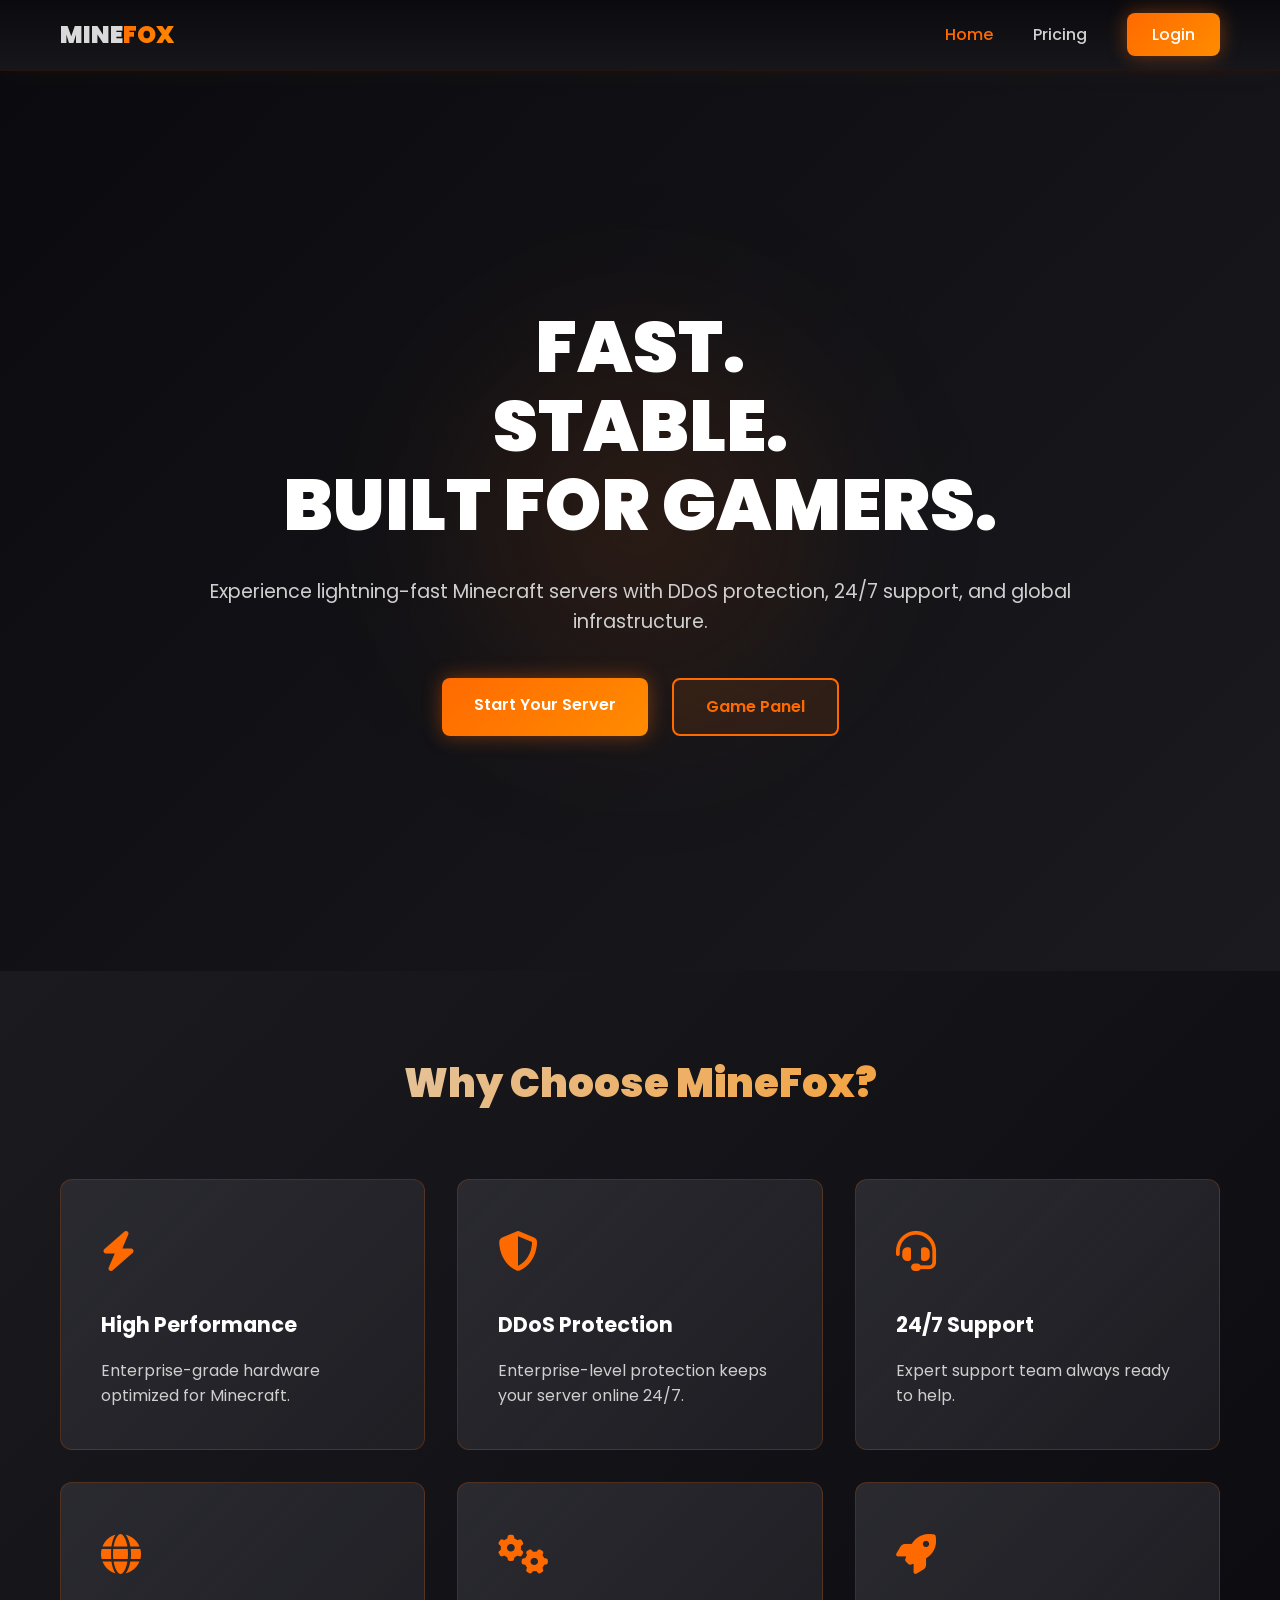
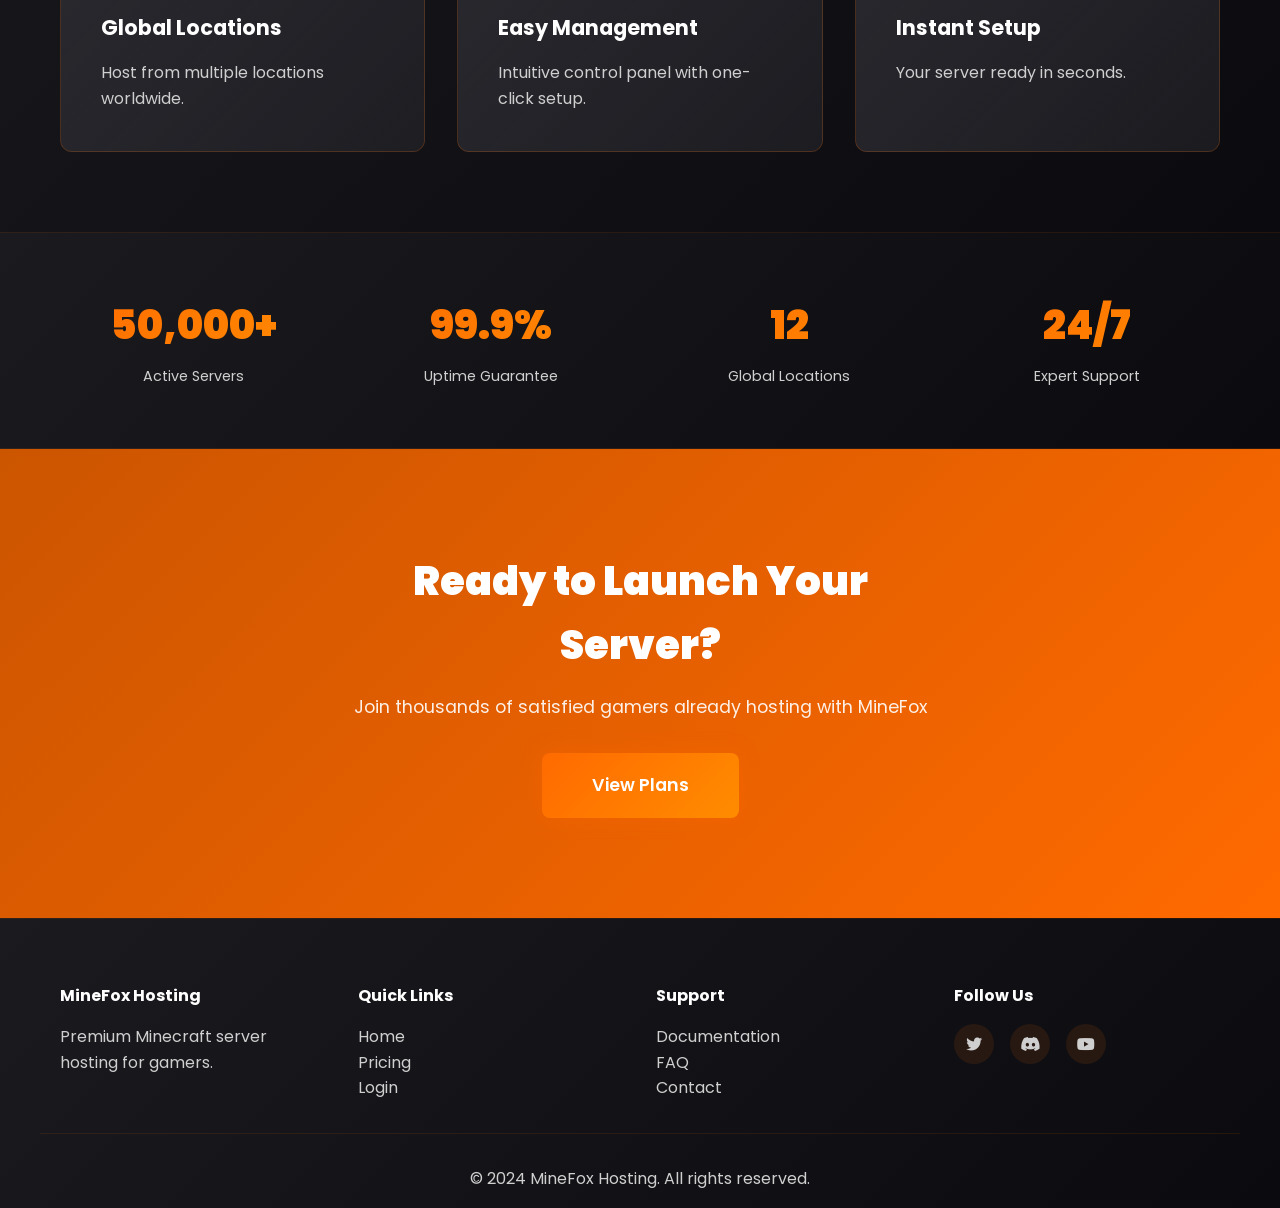
<file: index.html>
<!DOCTYPE html>
<html lang="en">
<head>
    <meta charset="UTF-8">
    <meta name="viewport" content="width=device-width, initial-scale=1.0">
    <title>MineFox Hosting - Premium Minecraft Server Hosting</title>
    <link rel="stylesheet" href="assets/css/style.css">
    <link href="https://cdnjs.cloudflare.com/ajax/libs/font-awesome/6.4.0/css/all.min.css" rel="stylesheet">
    <link href="https://fonts.googleapis.com/css2?family=Poppins:wght@400;600;700;900&display=swap" rel="stylesheet">
</head>
<body>
    <nav class="navbar">
        <div class="nav-container">
            <a href="index.html" class="nav-logo"><span class="logo-text"><span class="logo-mine">MINE</span><span class="logo-fox">FOX</span></span></a>
            <ul class="nav-menu">
                <li><a href="index.html" class="nav-link active">Home</a></li>
                <li><a href="pricing.html" class="nav-link">Pricing</a></li>
            </ul>
        </div>
    </nav>

    <section class="hero">
        <div class="hero-bg-glow"></div>
        <div class="hero-content">
            <h1 class="hero-title">
                <span class="title-line">FAST.</span>
                <span class="title-line">STABLE.</span>
                <span class="title-line">BUILT FOR GAMERS.</span>
            </h1>
            <p class="hero-subtitle">Experience lightning-fast Minecraft servers with DDoS protection, 24/7 support, and global infrastructure.</p>
            <div class="hero-buttons">
                <a href="pricing.html" class="btn btn-primary">Start Your Server</a>
                <a href="https://pterodactyl.io/" target="_blank" class="btn btn-secondary">Game Panel</a>
            </div>
        </div>
    </section>

    <section class="features">
        <div class="container">
            <h2 class="section-title">Why Choose MineFox?</h2>
            <div class="features-grid">
                <div class="feature-card">
                    <div class="feature-icon"><i class="fas fa-bolt"></i></div>
                    <h3>High Performance</h3>
                    <p>Enterprise-grade hardware optimized for Minecraft.</p>
                </div>
                <div class="feature-card">
                    <div class="feature-icon"><i class="fas fa-shield-alt"></i></div>
                    <h3>DDoS Protection</h3>
                    <p>Enterprise-level protection keeps your server online 24/7.</p>
                </div>
                <div class="feature-card">
                    <div class="feature-icon"><i class="fas fa-headset"></i></div>
                    <h3>24/7 Support</h3>
                    <p>Expert support team always ready to help.</p>
                </div>
                <div class="feature-card">
                    <div class="feature-icon"><i class="fas fa-globe"></i></div>
                    <h3>Global Locations</h3>
                    <p>Host from multiple locations worldwide.</p>
                </div>
                <div class="feature-card">
                    <div class="feature-icon"><i class="fas fa-cogs"></i></div>
                    <h3>Easy Management</h3>
                    <p>Intuitive control panel with one-click setup.</p>
                </div>
                <div class="feature-card">
                    <div class="feature-icon"><i class="fas fa-rocket"></i></div>
                    <h3>Instant Setup</h3>
                    <p>Your server ready in seconds.</p>
                </div>
            </div>
        </div>
    </section>

    <section class="stats">
        <div class="container">
            <div class="stat-item">
                <div class="stat-number">50,000+</div>
                <div class="stat-label">Active Servers</div>
            </div>
            <div class="stat-item">
                <div class="stat-number">99.9%</div>
                <div class="stat-label">Uptime Guarantee</div>
            </div>
            <div class="stat-item">
                <div class="stat-number">12</div>
                <div class="stat-label">Global Locations</div>
            </div>
            <div class="stat-item">
                <div class="stat-number">24/7</div>
                <div class="stat-label">Expert Support</div>
            </div>
        </div>
    </section>

    <section class="cta">
        <div class="cta-content">
            <h2>Ready to Launch Your Server?</h2>
            <p>Join thousands of satisfied gamers already hosting with MineFox</p>
            <a href="pricing.html" class="btn btn-primary btn-lg">View Plans</a>
        </div>
    </section>

    <footer class="footer">
        <div class="footer-content">
            <div class="footer-section">
                <h4>MineFox Hosting</h4>
                <p>Premium Minecraft server hosting for gamers.</p>
            </div>
            <div class="footer-section">
                <h4>Quick Links</h4>
                <ul>
                    <li><a href="index.html">Home</a></li>
                    <li><a href="pricing.html">Pricing</a></li>
                    <li><a href="login.html">Login</a></li>
                </ul>
            </div>
            <div class="footer-section">
                <h4>Support</h4>
                <ul>
                    <li><a href="#">Documentation</a></li>
                    <li><a href="#">FAQ</a></li>
                    <li><a href="#">Contact</a></li>
                </ul>
            </div>
            <div class="footer-section">
                <h4>Follow Us</h4>
                <div class="social-links">
                    <a href="#"><i class="fab fa-twitter"></i></a>
                    <a href="#"><i class="fab fa-discord"></i></a>
                    <a href="#"><i class="fab fa-youtube"></i></a>
                </div>
            </div>
        </div>
        <div class="footer-bottom">
            <p>&copy; 2024 MineFox Hosting. All rights reserved.</p>
        </div>
    </footer>

    <script src="assets/js/script.js"></script>
</body>
</html>
</file>
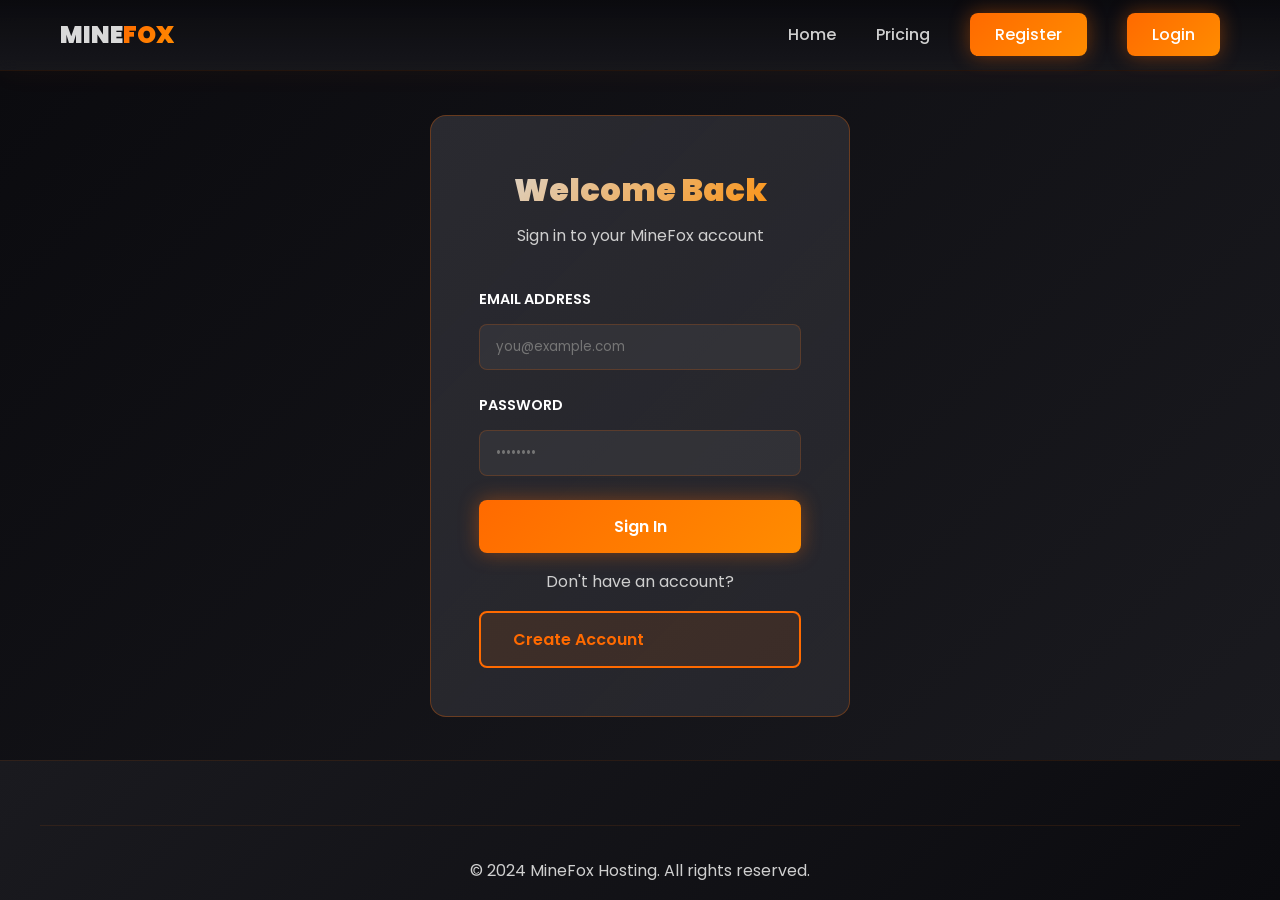
<file: admin.html>
<!DOCTYPE html>
<html lang="en">
<head>
    <meta charset="UTF-8">
    <meta name="viewport" content="width=device-width, initial-scale=1.0">
    <title>Admin Panel - MineFox Hosting</title>
    <link rel="stylesheet" href="assets/css/style.css">
    <link href="https://cdnjs.cloudflare.com/ajax/libs/font-awesome/6.4.0/css/all.min.css" rel="stylesheet">
    <link href="https://fonts.googleapis.com/css2?family=Poppins:wght@400;600;700;900&display=swap" rel="stylesheet">
</head>
<body>
    <nav class="navbar">
        <div class="nav-container">
            <a href="index.html" class="nav-logo"><span class="logo-text"><span class="logo-mine">MINE</span><span class="logo-fox">FOX</span></span></a>
            <ul class="nav-menu">
                <li><a href="admin.html" class="nav-link active">Admin Panel</a></li>
                <li><a href="dashboard.html" class="nav-link">Dashboard</a></li>
                <li><a href="#" onclick="logout(); location.href='login.html'; return false;" class="nav-link btn-nav">Logout</a></li>
            </ul>
        </div>
    </nav>

    <div class="admin-container">
        <main class="admin-main">
            <section class="welcome-section">
                <h1>Admin Dashboard</h1>
                <p>Manage payments, users, and trials</p>
            </section>

            <section class="stats-grid">
                <div class="stat-card">
                    <div class="stat-icon"><i class="fas fa-users"></i></div>
                    <div class="stat-content">
                        <div class="stat-label">Total Users</div>
                        <div class="stat-value" id="totalUsers">0</div>
                    </div>
                </div>

                <div class="stat-card">
                    <div class="stat-icon"><i class="fas fa-credit-card"></i></div>
                    <div class="stat-content">
                        <div class="stat-label">Total Payments</div>
                        <div class="stat-value" id="totalPayments">0</div>
                    </div>
                </div>

                <div class="stat-card">
                    <div class="stat-icon"><i class="fas fa-hourglass-half"></i></div>
                    <div class="stat-content">
                        <div class="stat-label">Active Trials</div>
                        <div class="stat-value" id="activeTrials">0</div>
                    </div>
                </div>

                <div class="stat-card">
                    <div class="stat-icon"><i class="fas fa-check-circle"></i></div>
                    <div class="stat-content">
                        <div class="stat-label">Paid Payments</div>
                        <div class="stat-value" style="color: #4CAF50;" id="paidPayments">0</div>
                    </div>
                </div>
            </section>

            <section class="admin-section">
                <h2>All Payments (Auto Status)</h2>
                <div class="table-responsive" id="allPaymentsTable"></div>
            </section>

            <section class="admin-section">
                <h2>All Users</h2>
                <div class="table-responsive" id="allUsersTable"></div>
            </section>

            <section class="admin-section">
                <h2>Active Trials</h2>
                <div class="table-responsive" id="trialsTable"></div>
            </section>
        </main>
    </div>

    <footer class="footer">
        <div class="footer-bottom"><p>&copy; 2024 MineFox Hosting. Admin Panel</p></div>
    </footer>

    <script src="assets/js/script.js"></script>
    <script>
        function loadAdminData() {
            const user = getCurrentUser();
            if (!user || !user.is_admin) {
                window.location.href = 'dashboard.html';
                return;
            }

            const users = getAllUsers();
            const payments = getAllPayments();
            const trials = getAllTrials();

            document.getElementById('totalUsers').textContent = users.length;
            document.getElementById('totalPayments').textContent = payments.length;

            const activeTrials = trials.filter(t => t.status === 'active').length;
            document.getElementById('activeTrials').textContent = activeTrials;

            const paidPayments = payments.filter(p => p.status === 'paid').length;
            document.getElementById('paidPayments').textContent = paidPayments;

            renderAllPayments(payments);
            renderAllUsers(users);
            renderTrials(trials);
        }

        function renderAllPayments(payments) {
            if (payments.length === 0) {
                document.getElementById('allPaymentsTable').innerHTML = '<p style="color: #CFCFCF; text-align: center; padding: 2rem;">No payments yet</p>';
                return;
            }

            let html = `<table class="admin-table"><thead><tr><th>User</th><th>Plan</th><th>Amount</th><th>Status</th><th>Date</th></tr></thead><tbody>`;

            payments.slice().reverse().forEach(payment => {
                const statusColor = payment.status === 'paid' ? 'badge-success' : payment.status === 'pending' ? 'badge-pending' : 'badge-danger';
                html += `<tr><td>${payment.username}</td><td>${payment.plan}</td><td>€${payment.amount.toFixed(2)}</td><td><span class="badge ${statusColor}">${payment.status}</span></td><td>${formatDate(payment.created_at)}</td></tr>`;
            });

            html += '</tbody></table>';
            document.getElementById('allPaymentsTable').innerHTML = html;
        }

        function renderAllUsers(users) {
            if (users.length === 0) {
                document.getElementById('allUsersTable').innerHTML = '<p style="color: #CFCFCF; text-align: center; padding: 2rem;">No users yet</p>';
                return;
            }

            let html = `<table class="admin-table"><thead><tr><th>Username</th><th>Email</th><th>Plan</th><th>Role</th><th>Joined</th></tr></thead><tbody>`;

            users.forEach(user => {
                html += `<tr><td>${user.username}</td><td>${user.email}</td><td>${user.plan}</td><td>${user.is_admin ? 'Admin' : 'User'}</td><td>${new Date(user.created_at || Date.now()).toLocaleDateString()}</td></tr>`;
            });

            html += '</tbody></table>';
            document.getElementById('allUsersTable').innerHTML = html;
        }

        function renderTrials(trials) {
            const activeTrials = trials.filter(t => t.status === 'active');

            if (activeTrials.length === 0) {
                document.getElementById('trialsTable').innerHTML = '<p style="color: #CFCFCF; text-align: center; padding: 2rem;">No active trials</p>';
                return;
            }

            let html = `<table class="admin-table"><thead><tr><th>User ID</th><th>Start</th><th>End</th><th>Hours Left</th><th>Status</th></tr></thead><tbody>`;

            activeTrials.forEach(trial => {
                const endDate = new Date(trial.trial_end);
                const now = new Date();
                const hoursRemaining = Math.floor((endDate - now) / (1000 * 60 * 60));

                html += `<tr><td>${trial.user_id}</td><td>${formatDate(trial.trial_start)}</td><td>${formatDate(trial.trial_end)}</td><td>${hoursRemaining}h</td><td><span class="badge badge-success">Active</span></td></tr>`;
            });

            html += '</tbody></table>';
            document.getElementById('trialsTable').innerHTML = html;
        }

        document.addEventListener('DOMContentLoaded', loadAdminData);
    </script>
</body>
</html>
</file>
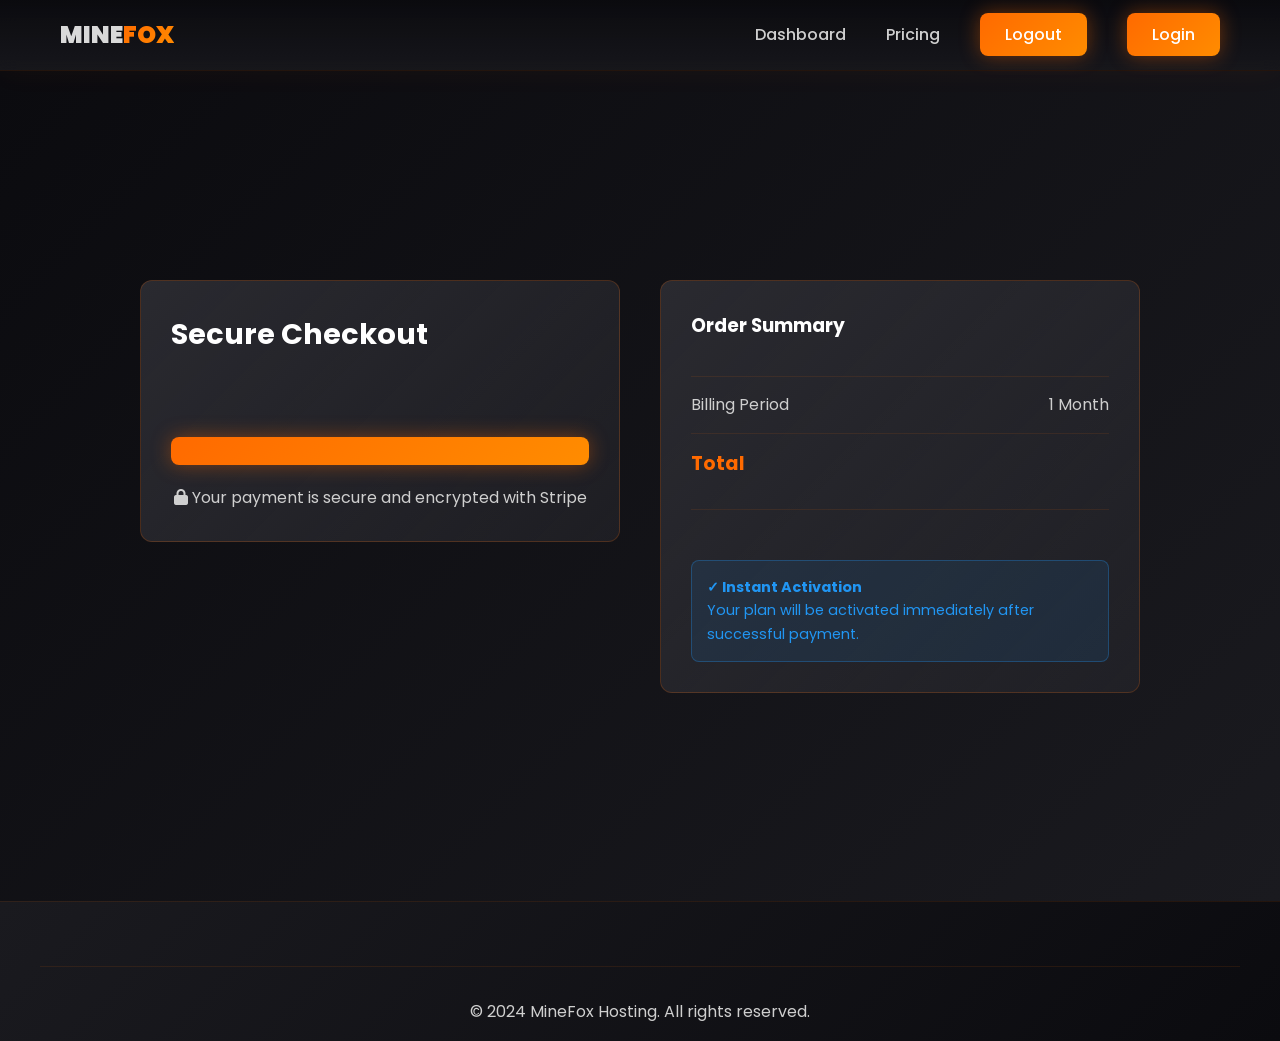
<file: checkout.html>
<!DOCTYPE html>
<html lang="en">
<head>
    <meta charset="UTF-8">
    <meta name="viewport" content="width=device-width, initial-scale=1.0">
    <title>Checkout - MineFox Hosting</title>
    <link rel="stylesheet" href="assets/css/style.css">
    <link href="https://cdnjs.cloudflare.com/ajax/libs/font-awesome/6.4.0/css/all.min.css" rel="stylesheet">
    <link href="https://fonts.googleapis.com/css2?family=Poppins:wght@400;600;700;900&display=swap" rel="stylesheet">
    <script src="https://js.stripe.com/v3/"></script>
</head>
<body>
    <nav class="navbar">
        <div class="nav-container">
            <a href="index.html" class="nav-logo"><span class="logo-text"><span class="logo-mine">MINE</span><span class="logo-fox">FOX</span></span></a>
            <ul class="nav-menu">
                <li><a href="dashboard.html" class="nav-link">Dashboard</a></li>
                <li><a href="pricing.html" class="nav-link">Pricing</a></li>
                <li><a href="#" onclick="logout(); location.href='login.html'; return false;" class="nav-link btn-nav">Logout</a></li>
            </ul>
        </div>
    </nav>

    <div class="payment-container">
        <div class="payment-content">
            <div class="payment-left">
                <div class="payment-card">
                    <div class="payment-header">
                        <h1>Secure Checkout</h1>
                        <p id="planNameText"></p>
                    </div>

                    <div id="alert"></div>

                    <form class="payment-form" onsubmit="handleStripePayment(event)" id="paymentForm">
                        <div id="card-element"></div>
                        <div id="card-errors" role="alert"></div>

                        <button type="submit" class="btn btn-primary btn-block" id="submitBtn" style="margin-top: 20px;"></button>
                    </form>

                    <p class="payment-note"><i class="fas fa-lock"></i> Your payment is secure and encrypted with Stripe</p>
                </div>
            </div>

            <div class="payment-right">
                <div class="payment-summary">
                    <h3>Order Summary</h3>
                    <div class="summary-item">
                        <span id="summaryPlanName"></span>
                        <span id="summaryPrice"></span>
                    </div>
                    <div class="summary-item">
                        <span>Billing Period</span>
                        <span>1 Month</span>
                    </div>
                    <div class="summary-total">
                        <span>Total</span>
                        <span id="summaryTotal"></span>
                    </div>

                    <div class="plan-specs" id="planSpecs"></div>

                    <div class="payment-status-info">
                        <p><strong>✓ Instant Activation</strong></p>
                        <p>Your plan will be activated immediately after successful payment.</p>
                    </div>
                </div>
            </div>
        </div>
    </div>

    <footer class="footer">
        <div class="footer-bottom"><p>&copy; 2024 MineFox Hosting. All rights reserved.</p></footer>
    </footer>

    <script src="assets/js/script.js"></script>
    <script>
        let stripe, elements, cardElement;

        function getUrlParameter(name) {
            const url = new URLSearchParams(window.location.search);
            return url.get(name);
        }

        function initializeCheckout() {
            const user = getCurrentUser();
            if (!user) {
                window.location.href = 'login.html';
                return;
            }

            const planKey = getUrlParameter('plan');
            if (!planKey || !PLANS[planKey]) {
                window.location.href = 'pricing.html';
                return;
            }

            const plan = PLANS[planKey];
            const price = plan.price.toFixed(2);

            // Update text
            document.getElementById('planNameText').textContent = `Secure payment for ${plan.name} plan`;
            document.getElementById('summaryPlanName').textContent = `${plan.name} Plan`;
            document.getElementById('summaryPrice').textContent = `€${price}`;
            document.getElementById('summaryTotal').textContent = `€${price}`;
            document.getElementById('submitBtn').textContent = `Pay €${price} with Stripe`;

            // Update plan specs
            let specsHTML = '<h4>Plan Includes:</h4><ul>';
            specsHTML += `<li>${plan.ram} GB RAM</li>`;
            specsHTML += `<li>${plan.cpu} CPU Cores</li>`;
            specsHTML += `<li>${plan.storage} GB Storage</li>`;
            specsHTML += `<li>${plan.slots} Player Slots</li>`;
            specsHTML += '<li>DDoS Protection</li>';
            specsHTML += '<li>99.9% Uptime SLA</li>';
            specsHTML += '<li>24/7 Support</li>';
            specsHTML += '</ul>';
            document.getElementById('planSpecs').innerHTML = specsHTML;

            // Store plan key for submission
            window.currentPlan = planKey;

            // Initialize Stripe (use public key)
            stripe = Stripe(STRIPE_PUBLIC_KEY);
            elements = stripe.elements();
            cardElement = elements.create('card');
            cardElement.mount('#card-element');

            // Handle real-time validation errors
            cardElement.on('change', function(event) {
                const displayError = document.getElementById('card-errors');
                if (event.error) {
                    displayError.textContent = event.error.message;
                } else {
                    displayError.textContent = '';
                }
            });
        }

        function handleStripePayment(event) {
            event.preventDefault();

            const user = getCurrentUser();
            const submitBtn = document.getElementById('submitBtn');
            submitBtn.disabled = true;

            // For GitHub Pages demo: Use mock payment
            // In production: Use real Stripe API
            
            if (STRIPE_PUBLIC_KEY === 'pk_test_demo') {
                // Demo mode - simulate Stripe payment
                const paymentIntentId = 'pi_demo_' + Date.now() + '_' + Math.random().toString(36).substring(7);
                const result = processStripePayment(window.currentPlan, paymentIntentId);
                
                if (result.success) {
                    showAlert('success', '✓ Payment successful! Redirecting...');
                    setTimeout(() => {
                        window.location.href = 'success.html?reference=' + result.reference;
                    }, 1500);
                } else {
                    showAlert('error', result.message);
                    submitBtn.disabled = false;
                }
            } else {
                // Production mode - Use real Stripe
                stripe.confirmCardPayment(/* secret from server */, {
                    payment_method: {
                        card: cardElement,
                        billing_details: {
                            name: user.username,
                            email: user.email
                        }
                    }
                }).then(function(result) {
                    if (result.error) {
                        showAlert('error', result.error.message);
                        submitBtn.disabled = false;
                    } else {
                        // Payment successful
                        const paymentResult = processStripePayment(
                            window.currentPlan,
                            result.paymentIntent.id
                        );
                        
                        if (paymentResult.success) {
                            window.location.href = 'success.html?reference=' + paymentResult.reference;
                        } else {
                            showAlert('error', paymentResult.message);
                            submitBtn.disabled = false;
                        }
                    }
                });
            }
        }

        function showAlert(type, message) {
            const alertDiv = document.getElementById('alert');
            alertDiv.innerHTML = `<div class="alert alert-${type}"><i class="fas fa-${type === 'error' ? 'exclamation-circle' : 'check-circle'}"></i> ${message}</div>`;
        }

        document.addEventListener('DOMContentLoaded', initializeCheckout);
    </script>
</body>
</html>
</file>
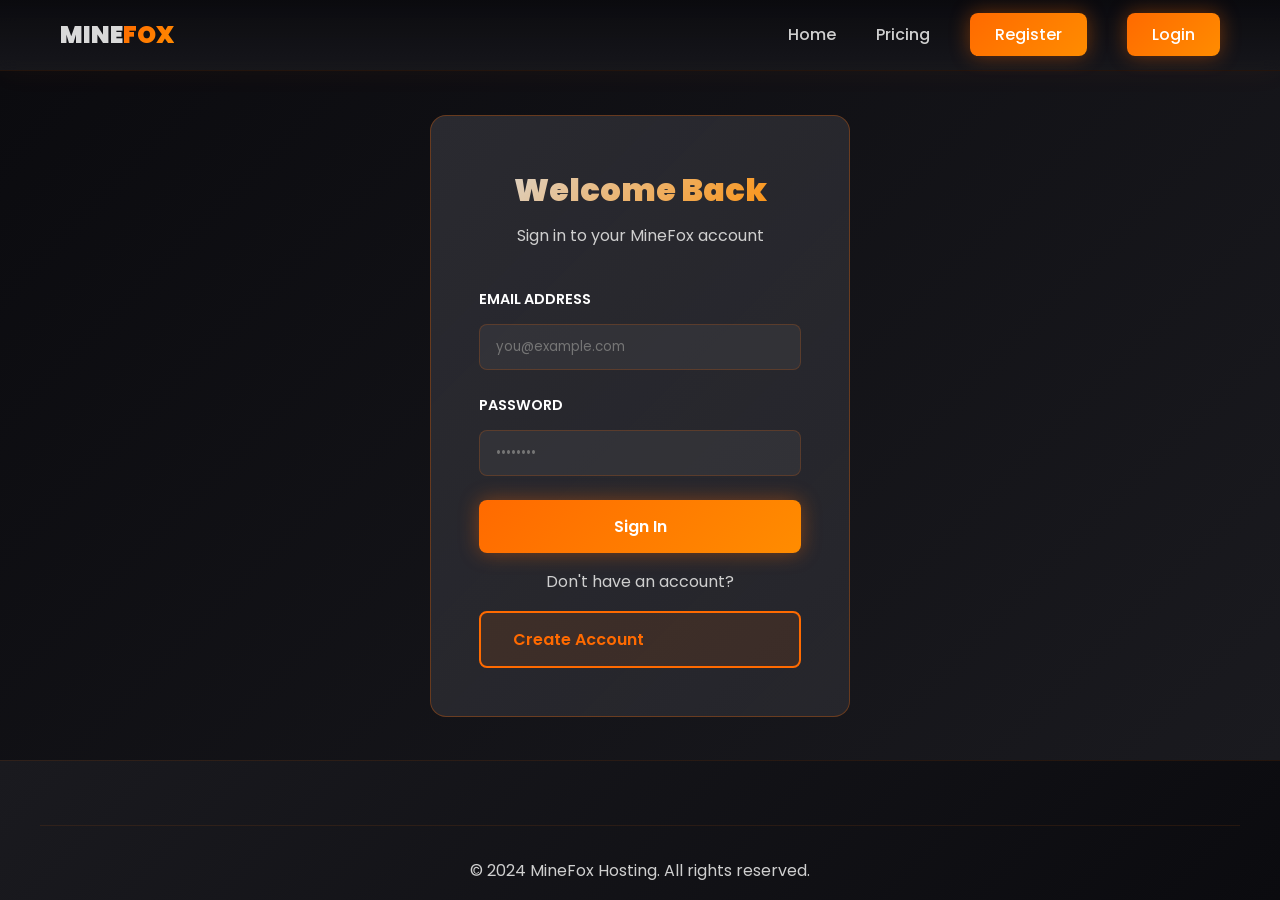
<file: dashboard.html>
<!DOCTYPE html>
<html lang="en">
<head>
    <meta charset="UTF-8">
    <meta name="viewport" content="width=device-width, initial-scale=1.0">
    <title>Dashboard - MineFox Hosting</title>
    <link rel="stylesheet" href="assets/css/style.css">
    <link href="https://cdnjs.cloudflare.com/ajax/libs/font-awesome/6.4.0/css/all.min.css" rel="stylesheet">
    <link href="https://fonts.googleapis.com/css2?family=Poppins:wght@400;600;700;900&display=swap" rel="stylesheet">
</head>
<body>
    <nav class="navbar">
        <div class="nav-container">
            <a href="index.html" class="nav-logo"><span class="logo-text"><span class="logo-mine">MINE</span><span class="logo-fox">FOX</span></span></a>
            <ul class="nav-menu">
                <li><a href="dashboard.html" class="nav-link active">Dashboard</a></li>
                <li><a href="pricing.html" class="nav-link">Pricing</a></li>
                <li><a href="#" onclick="logout(); location.href='login.html'; return false;" class="nav-link btn-nav">Logout</a></li>
            </ul>
        </div>
    </nav>

    <div class="dashboard-container">
        <aside class="dashboard-sidebar">
            <div class="sidebar-profile">
                <div class="profile-avatar"><i class="fas fa-user"></i></div>
                <h4 id="username"></h4>
                <p id="useremail"></p>
            </div>
            <nav class="sidebar-menu">
                <a href="dashboard.html" class="sidebar-link active"><i class="fas fa-home"></i> Dashboard</a>
                <a href="pricing.html" class="sidebar-link"><i class="fas fa-shopping-cart"></i> Upgrade Plan</a>
                <a href="#" onclick="logout(); location.href='login.html'; return false;" class="sidebar-link"><i class="fas fa-sign-out-alt"></i> Logout</a>
            </nav>
        </aside>

        <main class="dashboard-main">
            <section class="welcome-section">
                <h1>Dashboard</h1>
                <p>Your Minecraft server hosting</p>
            </section>

            <section class="status-cards">
                <div class="status-card">
                    <div class="status-icon"><i class="fas fa-cube"></i></div>
                    <div class="status-content">
                        <div class="status-label">Current Plan</div>
                        <div class="status-value" id="currentPlan">No Active Plan</div>
                    </div>
                </div>

                <div class="status-card">
                    <div class="status-icon"><i class="fas fa-hourglass-half"></i></div>
                    <div class="status-content">
                        <div class="status-label">Free Trial</div>
                        <div class="status-value" id="trialStatus">Not Started</div>
                    </div>
                </div>

                <div class="status-card">
                    <div class="status-icon"><i class="fas fa-credit-card"></i></div>
                    <div class="status-content">
                        <div class="status-label">Payment Status</div>
                        <div class="status-value" id="paymentStatus">Not Active</div>
                    </div>
                </div>

                <div class="status-card">
                    <div class="status-icon"><i class="fas fa-server"></i></div>
                    <div class="status-content">
                        <div class="status-label">Server Access</div>
                        <div class="status-value" id="accessStatus">Inactive</div>
                    </div>
                </div>
            </section>

            <div id="actionSection"></div>
        </main>
    </div>

    <footer class="footer">
        <div class="footer-bottom"><p>&copy; 2024 MineFox Hosting. All rights reserved.</p></div>
    </footer>

    <script src="assets/js/script.js"></script>
    <script>
        function updateDashboard() {
            const user = getCurrentUser();
            if (!user) {
                window.location.href = 'login.html';
                return;
            }

            document.getElementById('username').textContent = user.username;
            document.getElementById('useremail').textContent = user.email;

            const users = JSON.parse(localStorage.getItem('minefox_users') || '{}');
            const payments = JSON.parse(localStorage.getItem('minefox_payments') || '[]');
            const trials = JSON.parse(localStorage.getItem('minefox_trials') || '[]');

            if (user.plan && user.plan !== 'none' && PLANS[user.plan]) {
                document.getElementById('currentPlan').textContent = PLANS[user.plan].name;
            }

            const userTrial = trials.find(t => t.user_id === user.id);
            if (userTrial && userTrial.status === 'active') {
                const endDate = new Date(userTrial.trial_end);
                const now = new Date();
                const hoursRemaining = Math.floor((endDate - now) / (1000 * 60 * 60));
                const daysRemaining = Math.floor(hoursRemaining / 24);
                const hoursPart = hoursRemaining % 24;
                document.getElementById('trialStatus').innerHTML = `<span class="badge badge-success">${daysRemaining}d ${hoursPart}h left</span>`;
            }

            const activePayment = payments.find(p =>
                p.user_id === user.id &&
                p.status === 'paid' &&
                new Date(p.expires_at) > new Date()
            );

            if (activePayment) {
                document.getElementById('paymentStatus').innerHTML = `<span class="badge badge-success">Active</span>`;
            }

            const canAccess = canAccessServer(user.id);
            if (canAccess) {
                document.getElementById('accessStatus').innerHTML = `<span class="badge badge-success">Active</span>`;
            } else {
                document.getElementById('accessStatus').innerHTML = `<span class="badge badge-danger">Inactive</span>`;

                let actionHTML = '<section class="alert-section"><div class="alert alert-warning"><i class="fas fa-exclamation-triangle"></i><div><h3>Get Started</h3><p>Start a free 2-day trial or choose a plan to access your servers.</p></div></div></section>';
                actionHTML += '<section class="action-buttons">';

                if (!userTrial) {
                    actionHTML += '<button class="btn btn-primary" onclick="startFreeTrialClick()" style="width: 100%;"><i class="fas fa-gift"></i> Start 2-Day Free Trial</button>';
                }

                actionHTML += '<a href="pricing.html" class="btn btn-secondary" style="width: 100%; text-align: center; text-decoration: none; display: block;"><i class="fas fa-shopping-cart"></i> Choose a Plan</a>';
                actionHTML += '</section>';

                document.getElementById('actionSection').innerHTML = actionHTML;
            }
        }

        function startFreeTrialClick() {
            const user = getCurrentUser();
            const result = startTrial(user.id);

            if (result.success) {
                alert(result.message);
                location.reload();
            } else {
                alert(result.message);
            }
        }

        document.addEventListener('DOMContentLoaded', updateDashboard);
    </script>
</body>
</html>
</file>
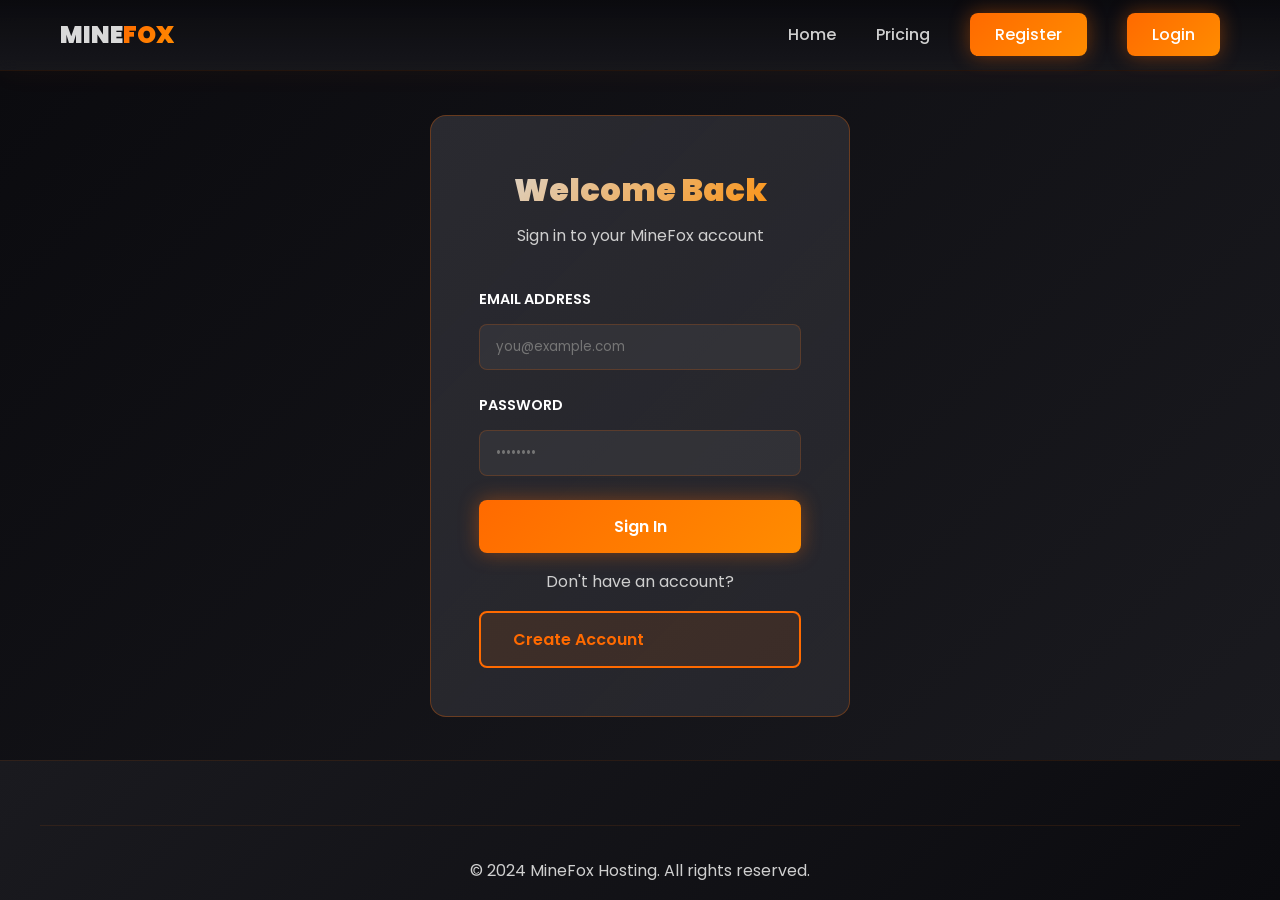
<file: login.html>
<!DOCTYPE html>
<html lang="en">
<head>
    <meta charset="UTF-8">
    <meta name="viewport" content="width=device-width, initial-scale=1.0">
    <title>Login - MineFox Hosting</title>
    <link rel="stylesheet" href="assets/css/style.css">
    <link href="https://cdnjs.cloudflare.com/ajax/libs/font-awesome/6.4.0/css/all.min.css" rel="stylesheet">
    <link href="https://fonts.googleapis.com/css2?family=Poppins:wght@400;600;700;900&display=swap" rel="stylesheet">
</head>
<body class="auth-page">
    <nav class="navbar">
        <div class="nav-container">
            <a href="index.html" class="nav-logo"><span class="logo-text"><span class="logo-mine">MINE</span><span class="logo-fox">FOX</span></span></a>
            <ul class="nav-menu">
                <li><a href="index.html" class="nav-link">Home</a></li>
                <li><a href="pricing.html" class="nav-link">Pricing</a></li>
                <li><a href="register.html" class="nav-link btn-nav">Register</a></li>
            </ul>
        </div>
    </nav>

    <div class="auth-container">
        <div class="auth-box">
            <div class="auth-header">
                <h1>Welcome Back</h1>
                <p>Sign in to your MineFox account</p>
            </div>

            <div id="alert"></div>

            <form class="auth-form" onsubmit="handleLogin(event)">
                <div class="form-group">
                    <label for="email">Email Address</label>
                    <input type="email" id="email" placeholder="you@example.com" required>
                </div>

                <div class="form-group">
                    <label for="password">Password</label>
                    <input type="password" id="password" placeholder="••••••••" required>
                </div>

                <button type="submit" class="btn btn-primary btn-block">Sign In</button>
            </form>

            <div class="auth-divider"><span>Don't have an account?</span></div>
            <a href="register.html" class="btn btn-secondary btn-block">Create Account</a>
        </div>
        <div class="auth-bg-glow"></div>
    </div>

    <footer class="footer">
        <div class="footer-bottom"><p>&copy; 2024 MineFox Hosting. All rights reserved.</p></div>
    </footer>

    <script src="assets/js/script.js"></script>
    <script>
        function handleLogin(event) {
            event.preventDefault();

            const email = document.getElementById('email').value;
            const password = document.getElementById('password').value;

            const result = login(email, password);

            if (result.success) {
                showAlert('success', result.message);
                setTimeout(() => {
                    window.location.href = 'dashboard.html';
                }, 1000);
            } else {
                showAlert('error', result.message);
            }
        }

        function showAlert(type, message) {
            const alertDiv = document.getElementById('alert');
            alertDiv.innerHTML = `<div class="alert alert-${type}"><i class="fas fa-${type === 'error' ? 'exclamation-circle' : 'check-circle'}"></i> ${message}</div>`;
        }

        document.addEventListener('DOMContentLoaded', function() {
            if (isLoggedIn()) {
                window.location.href = 'dashboard.html';
            }
        });
    </script>
</body>
</html>
</file>
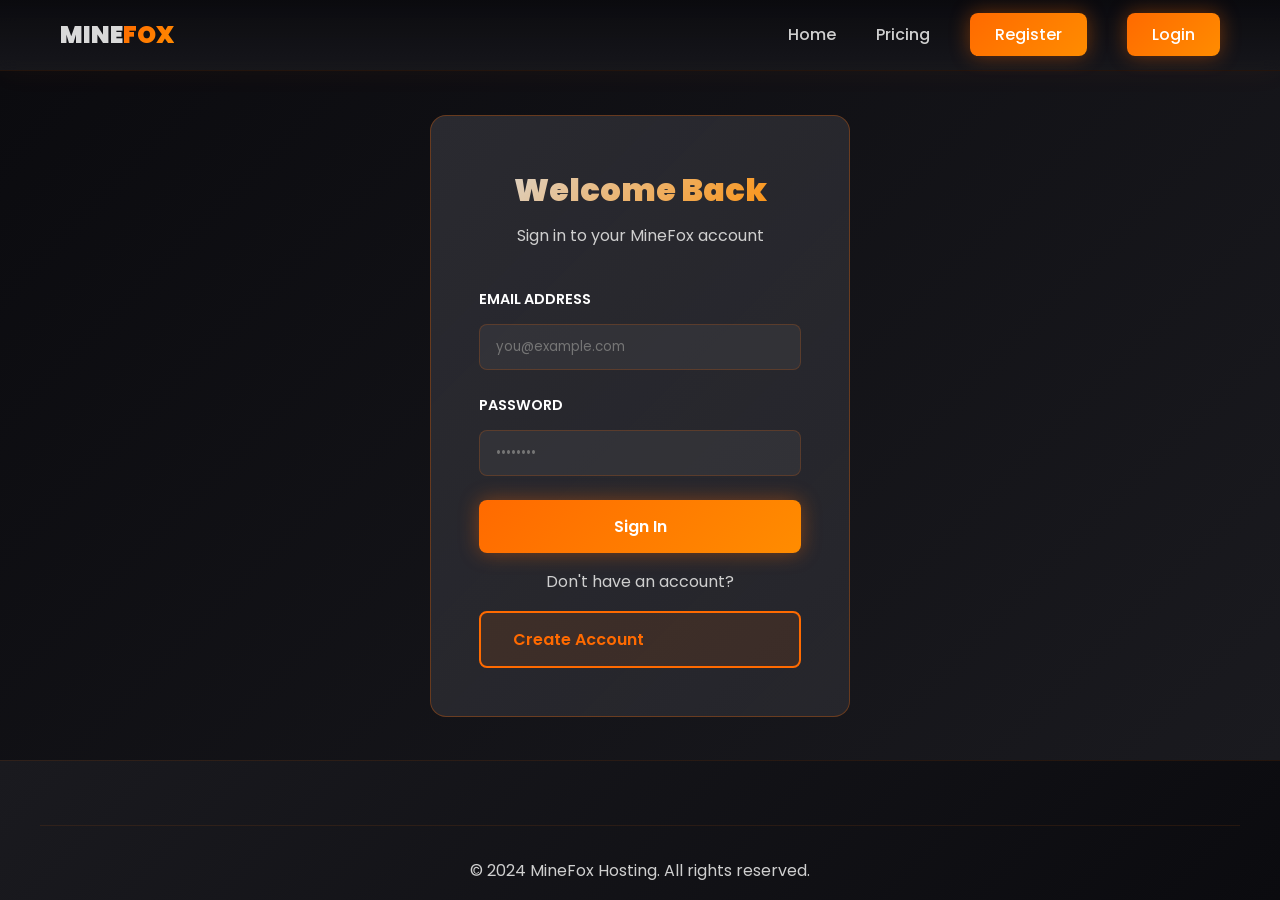
<file: payment.html>
<!DOCTYPE html>
<html lang="en">
<head>
    <meta charset="UTF-8">
    <meta name="viewport" content="width=device-width, initial-scale=1.0">
    <title>Payment - MineFox Hosting</title>
    <link rel="stylesheet" href="assets/css/style.css">
    <link href="https://cdnjs.cloudflare.com/ajax/libs/font-awesome/6.4.0/css/all.min.css" rel="stylesheet">
    <link href="https://fonts.googleapis.com/css2?family=Poppins:wght@400;600;700;900&display=swap" rel="stylesheet">
</head>
<body>
    <nav class="navbar">
        <div class="nav-container">
            <a href="index.html" class="nav-logo"><span class="logo-text"><span class="logo-mine">MINE</span><span class="logo-fox">FOX</span></span></a>
            <ul class="nav-menu">
                <li><a href="dashboard.html" class="nav-link">Dashboard</a></li>
                <li><a href="pricing.html" class="nav-link">Pricing</a></li>
                <li><a href="#" onclick="logout(); location.href='login.html'; return false;" class="nav-link btn-nav">Logout</a></li>
            </ul>
        </div>
    </nav>

    <div class="payment-container">
        <div class="payment-content">
            <div class="payment-left">
                <div class="payment-card">
                    <div class="payment-header">
                        <h1>Complete Payment</h1>
                        <p id="planNameText"></p>
                    </div>

                    <div id="alert"></div>

                    <form class="payment-form" onsubmit="handlePayment(event)" id="paymentForm">
                        <div class="form-group">
                            <label>Cardholder Name</label>
                            <input type="text" name="cardholder" placeholder="John Doe" required>
                        </div>

                        <div class="form-group">
                            <label>Card Number</label>
                            <input type="text" name="cardNumber" placeholder="4532 1234 5678 9010" maxlength="19" required>
                        </div>

                        <div class="form-row">
                            <div class="form-group">
                                <label>Expiry Date</label>
                                <input type="text" name="expiry" placeholder="MM/YY" maxlength="5" required>
                            </div>
                            <div class="form-group">
                                <label>CVC</label>
                                <input type="text" name="cvc" placeholder="123" maxlength="4" required>
                            </div>
                        </div>

                        <div class="form-group">
                            <label><input type="checkbox" required> I agree to the Terms & Conditions</label>
                        </div>

                        <button type="submit" class="btn btn-primary btn-block" id="submitBtn"></button>
                    </form>

                    <p class="payment-note"><i class="fas fa-lock"></i> Your payment is secure and encrypted</p>
                </div>
            </div>

            <div class="payment-right">
                <div class="payment-summary">
                    <h3>Order Summary</h3>
                    <div class="summary-item">
                        <span id="summaryPlanName"></span>
                        <span id="summaryPrice"></span>
                    </div>
                    <div class="summary-item">
                        <span>Billing Period</span>
                        <span>1 Month</span>
                    </div>
                    <div class="summary-total">
                        <span>Total</span>
                        <span id="summaryTotal"></span>
                    </div>

                    <div class="plan-specs" id="planSpecs">
                        <!-- Plan specs will be populated here -->
                    </div>

                    <div class="payment-status-info">
                        <p><strong>⚠️ Demo Mode:</strong></p>
                        <p>This is a demo payment. Click "Pay" to submit a demo payment that will require admin approval.</p>
                    </div>
                </div>
            </div>
        </div>
    </div>

    <footer class="footer">
        <div class="footer-bottom"><p>&copy; 2024 MineFox Hosting. All rights reserved.</p></div>
    </footer>

    <script src="assets/js/script.js"></script>
    <script>
        function getUrlParameter(name) {
            const url = new URLSearchParams(window.location.search);
            return url.get(name);
        }

        function initializePayment() {
            const user = getCurrentUser();
            if (!user) {
                window.location.href = 'login.html';
                return;
            }

            const planKey = getUrlParameter('plan');
            if (!planKey || !PLANS[planKey]) {
                window.location.href = 'pricing.html';
                return;
            }

            const plan = PLANS[planKey];
            const price = plan.price.toFixed(2);

            // Update text
            document.getElementById('planNameText').textContent = `Secure payment for ${plan.name} plan`;
            document.getElementById('summaryPlanName').textContent = `${plan.name} Plan`;
            document.getElementById('summaryPrice').textContent = `€${price}`;
            document.getElementById('summaryTotal').textContent = `€${price}`;
            document.getElementById('submitBtn').textContent = `Pay €${price}`;

            // Update plan specs
            let specsHTML = '<h4>Plan Includes:</h4><ul>';
            specsHTML += `<li>${plan.ram} GB RAM</li>`;
            specsHTML += `<li>${plan.cpu} CPU Cores</li>`;
            specsHTML += `<li>${plan.storage} GB Storage</li>`;
            specsHTML += `<li>${plan.slots} Player Slots</li>`;
            specsHTML += '<li>DDoS Protection</li>';
            specsHTML += '<li>99.9% Uptime SLA</li>';
            specsHTML += '<li>24/7 Support</li>';
            specsHTML += '</ul>';
            document.getElementById('planSpecs').innerHTML = specsHTML;

            // Store plan key for submission
            window.currentPlan = planKey;
        }

        function handlePayment(event) {
            event.preventDefault();

            const user = getCurrentUser();
            const form = event.target;
            const formData = new FormData(form);

            const cardData = {
                cardholder: formData.get('cardholder'),
                cardNumber: formData.get('cardNumber'),
                expiry: formData.get('expiry'),
                cvc: formData.get('cvc')
            };

            const result = submitPayment(window.currentPlan, cardData);

            if (result.success) {
                showAlert('success', result.message + ' Reference: ' + result.reference);
                setTimeout(() => {
                    window.location.href = 'success.html?reference=' + result.reference;
                }, 2000);
            } else {
                showAlert('error', result.message);
            }
        }

        function showAlert(type, message) {
            const alertDiv = document.getElementById('alert');
            alertDiv.innerHTML = `<div class="alert alert-${type}"><i class="fas fa-${type === 'error' ? 'exclamation-circle' : 'check-circle'}"></i> ${message}</div>`;
        }

        document.addEventListener('DOMContentLoaded', initializePayment);
    </script>
</body>
</html>
</file>
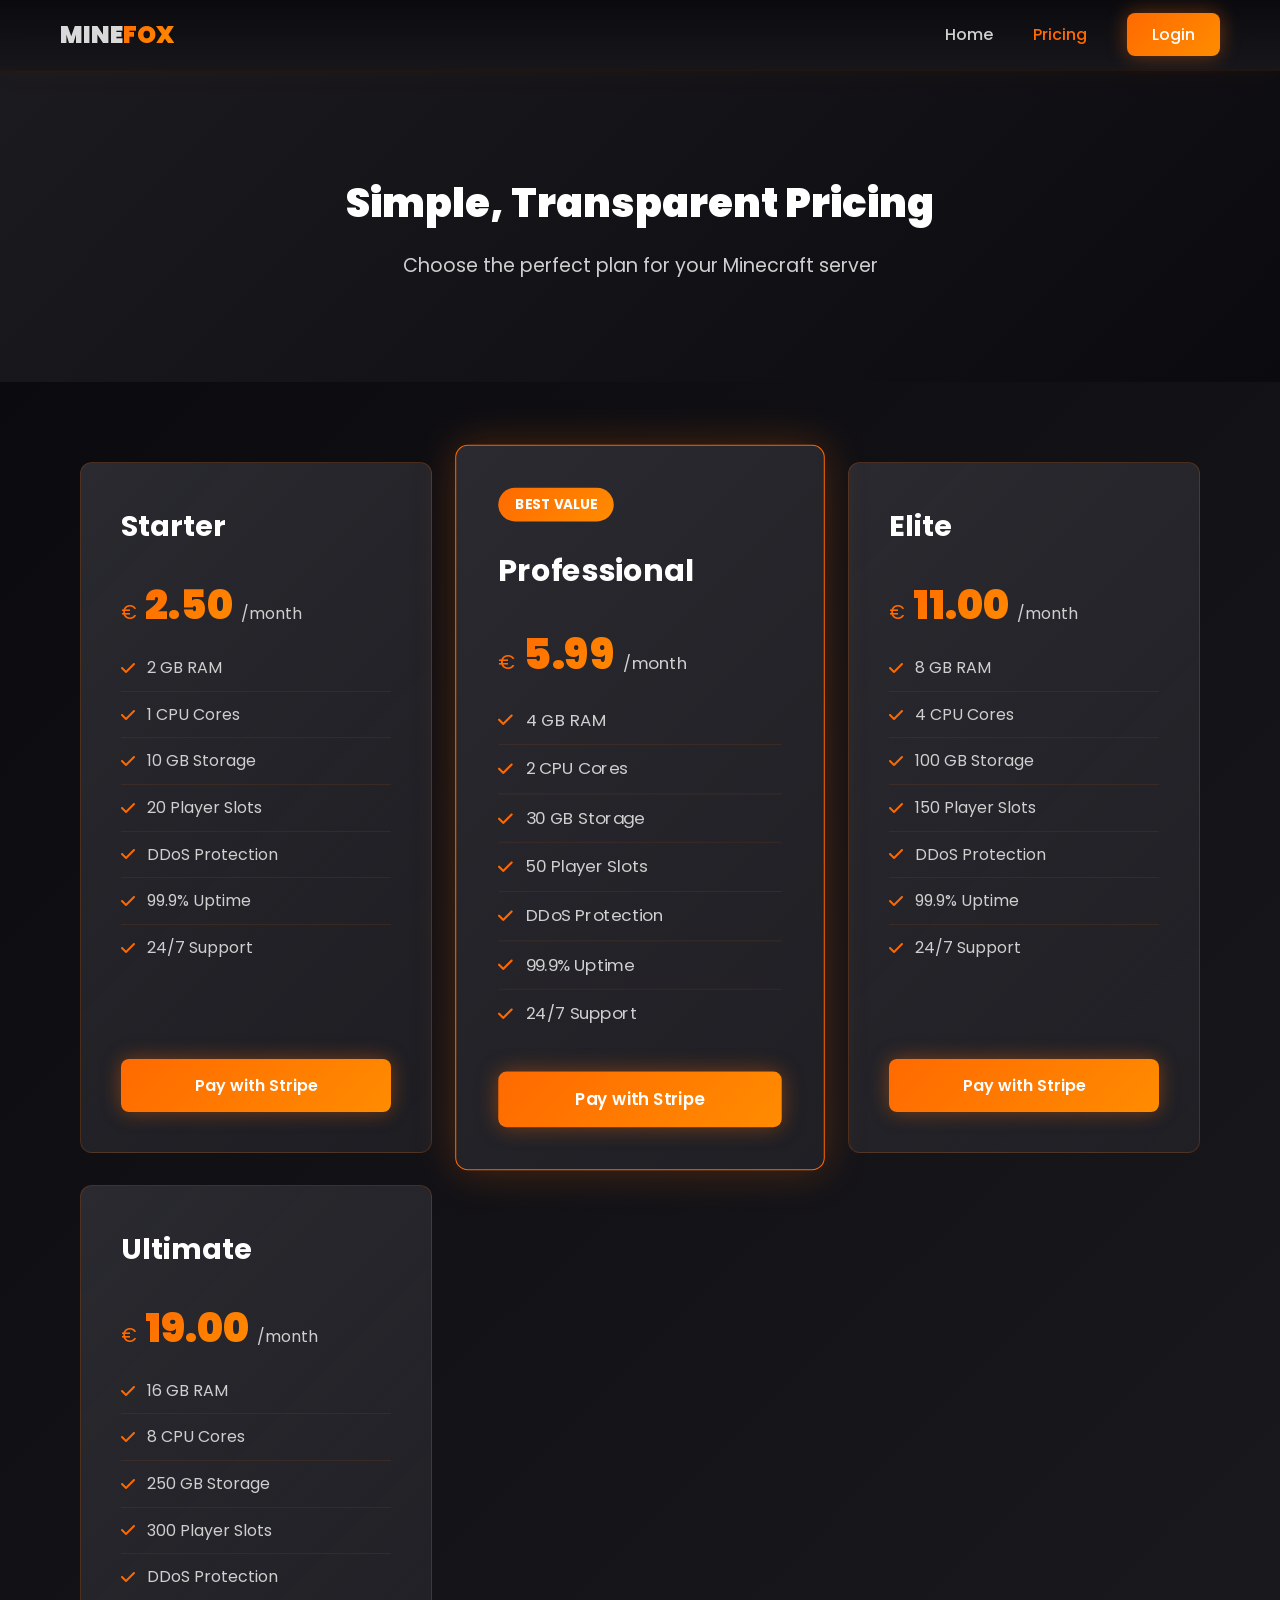
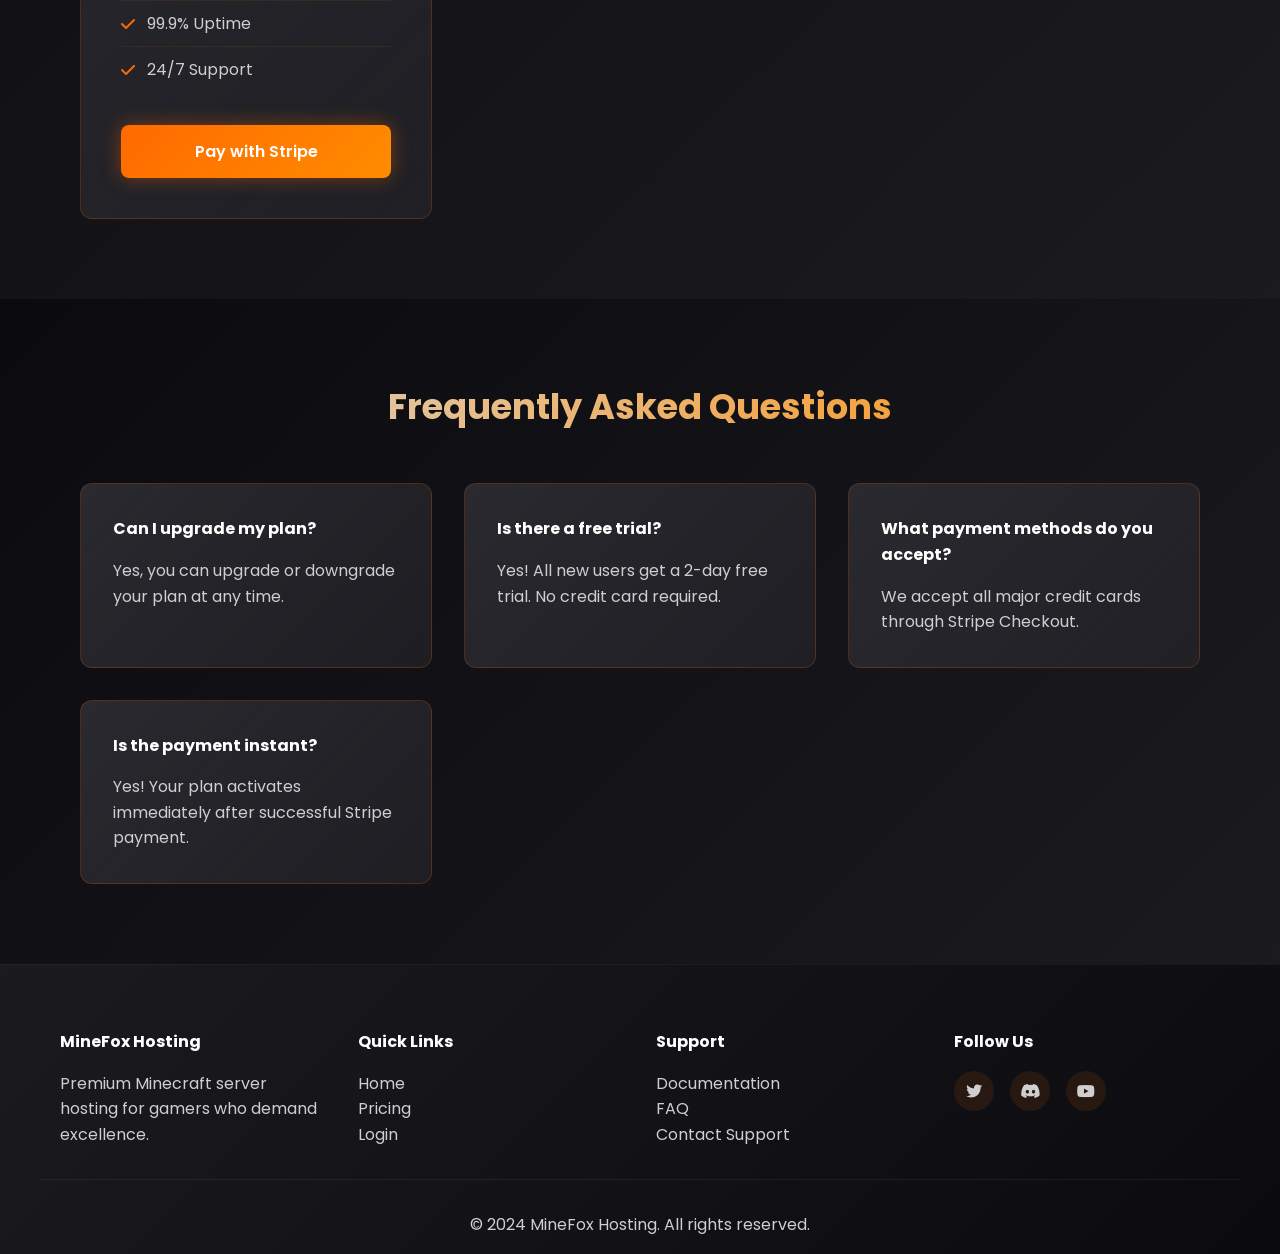
<file: pricing.html>
<!DOCTYPE html>
<html lang="en">
<head>
    <meta charset="UTF-8">
    <meta name="viewport" content="width=device-width, initial-scale=1.0">
    <title>Pricing - MineFox Hosting</title>
    <link rel="stylesheet" href="assets/css/style.css">
    <link href="https://cdnjs.cloudflare.com/ajax/libs/font-awesome/6.4.0/css/all.min.css" rel="stylesheet">
    <link href="https://fonts.googleapis.com/css2?family=Poppins:wght@400;600;700;900&display=swap" rel="stylesheet">
</head>
<body>
    <nav class="navbar">
        <div class="nav-container">
            <a href="index.html" class="nav-logo"><span class="logo-text"><span class="logo-mine">MINE</span><span class="logo-fox">FOX</span></span></a>
            <ul class="nav-menu">
                <li><a href="index.html" class="nav-link">Home</a></li>
                <li><a href="pricing.html" class="nav-link active">Pricing</a></li>
            </ul>
        </div>
    </nav>

    <section class="pricing-hero">
        <div class="pricing-hero-content">
            <h1>Simple, Transparent Pricing</h1>
            <p>Choose the perfect plan for your Minecraft server</p>
        </div>
    </section>

    <section class="pricing-section">
        <div class="container">
            <div class="pricing-grid" id="pricingGrid"></div>
        </div>
    </section>

    <section class="faq-section">
        <div class="container">
            <h2>Frequently Asked Questions</h2>
            <div class="faq-grid">
                <div class="faq-item">
                    <h4>Can I upgrade my plan?</h4>
                    <p>Yes, you can upgrade or downgrade your plan at any time.</p>
                </div>
                <div class="faq-item">
                    <h4>Is there a free trial?</h4>
                    <p>Yes! All new users get a 2-day free trial. No credit card required.</p>
                </div>
                <div class="faq-item">
                    <h4>What payment methods do you accept?</h4>
                    <p>We accept all major credit cards through Stripe Checkout.</p>
                </div>
                <div class="faq-item">
                    <h4>Is the payment instant?</h4>
                    <p>Yes! Your plan activates immediately after successful Stripe payment.</p>
                </div>
            </div>
        </div>
    </section>

    <footer class="footer">
        <div class="footer-content">
            <div class="footer-section">
                <h4>MineFox Hosting</h4>
                <p>Premium Minecraft server hosting for gamers who demand excellence.</p>
            </div>
            <div class="footer-section">
                <h4>Quick Links</h4>
                <ul>
                    <li><a href="index.html">Home</a></li>
                    <li><a href="pricing.html">Pricing</a></li>
                    <li><a href="login.html">Login</a></li>
                </ul>
            </div>
            <div class="footer-section">
                <h4>Support</h4>
                <ul>
                    <li><a href="#">Documentation</a></li>
                    <li><a href="#">FAQ</a></li>
                    <li><a href="#">Contact Support</a></li>
                </ul>
            </div>
            <div class="footer-section">
                <h4>Follow Us</h4>
                <div class="social-links">
                    <a href="#"><i class="fab fa-twitter"></i></a>
                    <a href="#"><i class="fab fa-discord"></i></a>
                    <a href="#"><i class="fab fa-youtube"></i></a>
                </div>
            </div>
        </div>
        <div class="footer-bottom">
            <p>&copy; 2024 MineFox Hosting. All rights reserved.</p>
        </div>
    </footer>

    <script src="assets/js/script.js"></script>
    <script>
        function renderPricingPlans() {
            const grid = document.getElementById('pricingGrid');
            let html = '';

            const planKeys = Object.keys(PLANS);
            planKeys.forEach((key) => {
                const plan = PLANS[key];
                const isFeatured = key === 'professional';
                
                html += `
                    <div class="pricing-card ${isFeatured ? 'featured' : ''}">
                        ${isFeatured ? '<div class="plan-badge premium">BEST VALUE</div>' : ''}
                        <h3>${plan.name}</h3>
                        <div class="plan-price">
                            <span class="currency">€</span>
                            <span class="amount">${plan.price.toFixed(2)}</span>
                            <span class="period">/month</span>
                        </div>
                        <ul class="plan-features">
                            <li><i class="fas fa-check"></i> ${plan.ram} GB RAM</li>
                            <li><i class="fas fa-check"></i> ${plan.cpu} CPU Cores</li>
                            <li><i class="fas fa-check"></i> ${plan.storage} GB Storage</li>
                            <li><i class="fas fa-check"></i> ${plan.slots} Player Slots</li>
                            <li><i class="fas fa-check"></i> DDoS Protection</li>
                            <li><i class="fas fa-check"></i> 99.9% Uptime</li>
                            <li><i class="fas fa-check"></i> 24/7 Support</li>
                        </ul>
                        <button class="btn btn-primary btn-block" onclick="choosePlan('${key}')">Pay with Stripe</button>
                    </div>
                `;
            });

            grid.innerHTML = html;
        }

        function choosePlan(planKey) {
            if (!isLoggedIn()) {
                window.location.href = 'login.html';
                return;
            }
            window.location.href = 'checkout.html?plan=' + planKey;
        }

        document.addEventListener('DOMContentLoaded', renderPricingPlans);
    </script>
</body>
</html>
</file>
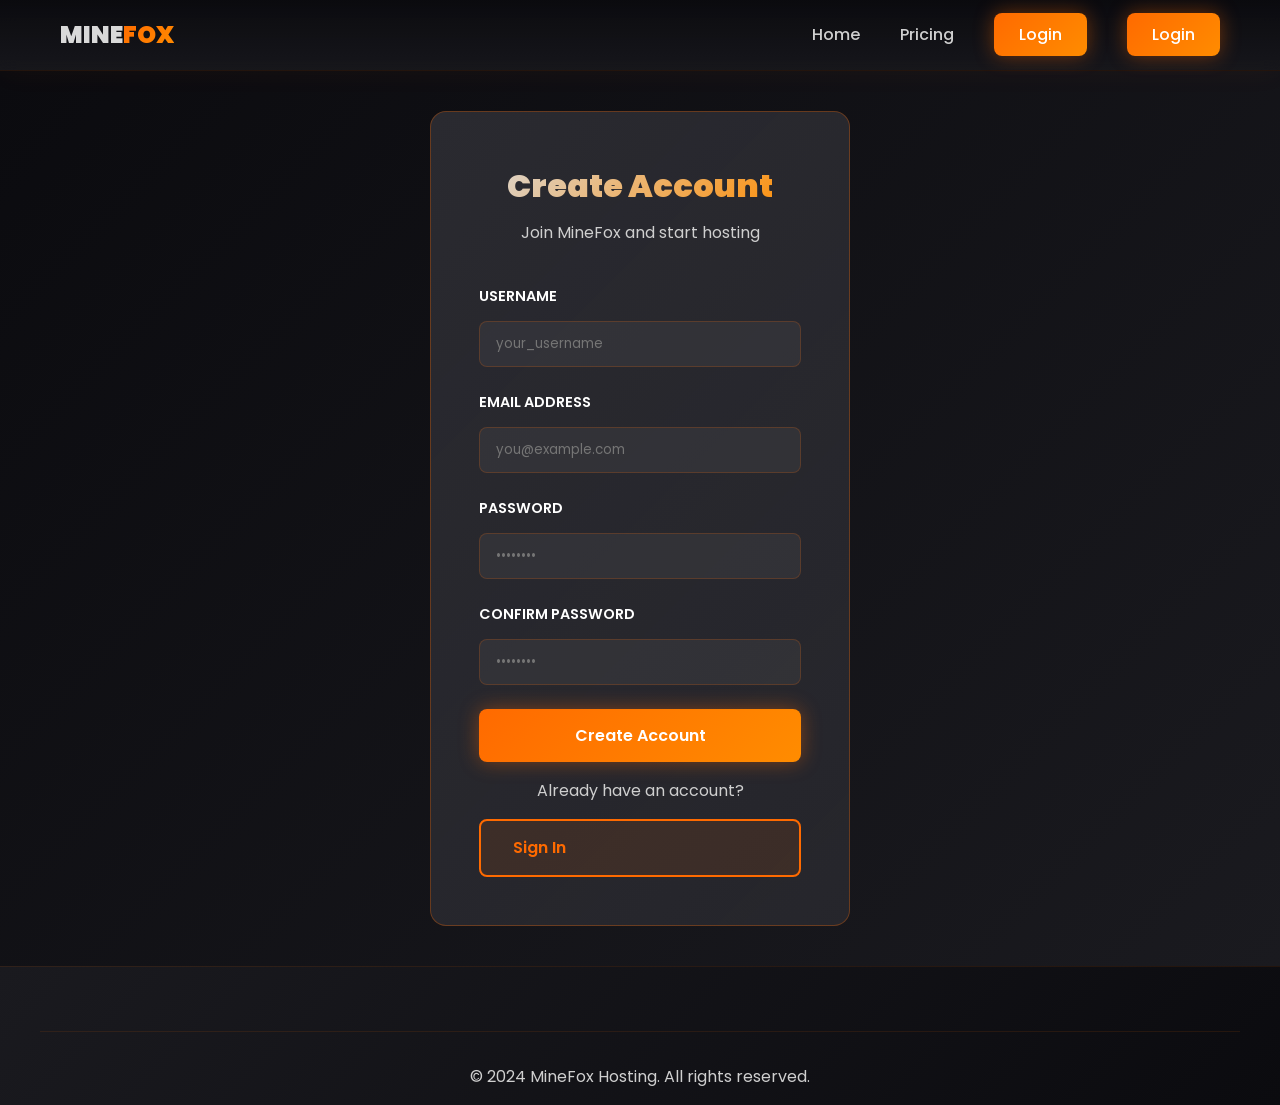
<file: register.html>
<!DOCTYPE html>
<html lang="en">
<head>
    <meta charset="UTF-8">
    <meta name="viewport" content="width=device-width, initial-scale=1.0">
    <title>Register - MineFox Hosting</title>
    <link rel="stylesheet" href="assets/css/style.css">
    <link href="https://cdnjs.cloudflare.com/ajax/libs/font-awesome/6.4.0/css/all.min.css" rel="stylesheet">
    <link href="https://fonts.googleapis.com/css2?family=Poppins:wght@400;600;700;900&display=swap" rel="stylesheet">
</head>
<body class="auth-page">
    <nav class="navbar">
        <div class="nav-container">
            <a href="index.html" class="nav-logo"><span class="logo-text"><span class="logo-mine">MINE</span><span class="logo-fox">FOX</span></span></a>
            <ul class="nav-menu">
                <li><a href="index.html" class="nav-link">Home</a></li>
                <li><a href="pricing.html" class="nav-link">Pricing</a></li>
                <li><a href="login.html" class="nav-link btn-nav">Login</a></li>
            </ul>
        </div>
    </nav>

    <div class="auth-container">
        <div class="auth-box">
            <div class="auth-header">
                <h1>Create Account</h1>
                <p>Join MineFox and start hosting</p>
            </div>

            <div id="alert"></div>

            <form class="auth-form" onsubmit="handleRegister(event)">
                <div class="form-group">
                    <label for="username">Username</label>
                    <input type="text" id="username" placeholder="your_username" required>
                </div>

                <div class="form-group">
                    <label for="email">Email Address</label>
                    <input type="email" id="email" placeholder="you@example.com" required>
                </div>

                <div class="form-group">
                    <label for="password">Password</label>
                    <input type="password" id="password" placeholder="••••••••" required>
                </div>

                <div class="form-group">
                    <label for="confirm_password">Confirm Password</label>
                    <input type="password" id="confirm_password" placeholder="••••••••" required>
                </div>

                <button type="submit" class="btn btn-primary btn-block">Create Account</button>
            </form>

            <div class="auth-divider"><span>Already have an account?</span></div>
            <a href="login.html" class="btn btn-secondary btn-block">Sign In</a>
        </div>
        <div class="auth-bg-glow"></div>
    </div>

    <footer class="footer">
        <div class="footer-bottom"><p>&copy; 2024 MineFox Hosting. All rights reserved.</p></footer>
    </footer>

    <script src="assets/js/script.js"></script>
    <script>
        function handleRegister(event) {
            event.preventDefault();

            const username = document.getElementById('username').value;
            const email = document.getElementById('email').value;
            const password = document.getElementById('password').value;
            const confirmPassword = document.getElementById('confirm_password').value;

            const result = register(username, email, password, confirmPassword);

            if (result.success) {
                showAlert('success', result.message);
                setTimeout(() => {
                    window.location.href = 'login.html';
                }, 2000);
            } else {
                showAlert('error', result.message);
            }
        }

        function showAlert(type, message) {
            const alertDiv = document.getElementById('alert');
            alertDiv.innerHTML = `<div class="alert alert-${type}"><i class="fas fa-${type === 'error' ? 'exclamation-circle' : 'check-circle'}"></i> ${message}</div>`;
        }

        document.addEventListener('DOMContentLoaded', function() {
            if (isLoggedIn()) {
                window.location.href = 'dashboard.html';
            }
        });
    </script>
</body>
</html>
</file>
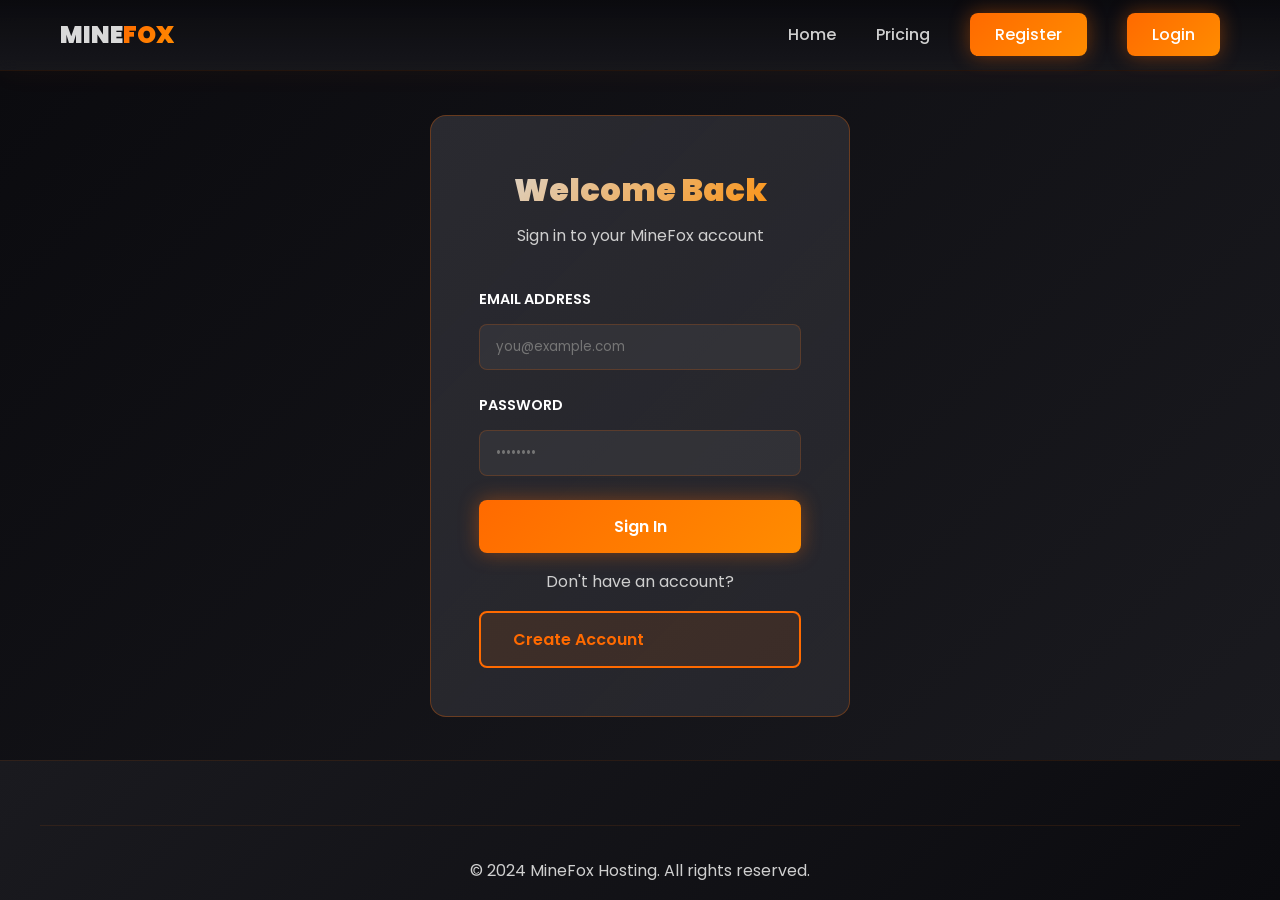
<file: success.html>
<!DOCTYPE html>
<html lang="en">
<head>
    <meta charset="UTF-8">
    <meta name="viewport" content="width=device-width, initial-scale=1.0">
    <title>Payment Success - MineFox Hosting</title>
    <link rel="stylesheet" href="assets/css/style.css">
    <link href="https://cdnjs.cloudflare.com/ajax/libs/font-awesome/6.4.0/css/all.min.css" rel="stylesheet">
    <link href="https://fonts.googleapis.com/css2?family=Poppins:wght@400;600;700;900&display=swap" rel="stylesheet">
</head>
<body>
    <nav class="navbar">
        <div class="nav-container">
            <a href="index.html" class="nav-logo"><span class="logo-text"><span class="logo-mine">MINE</span><span class="logo-fox">FOX</span></span></a>
            <ul class="nav-menu">
                <li><a href="dashboard.html" class="nav-link">Dashboard</a></li>
                <li><a href="pricing.html" class="nav-link">Pricing</a></li>
            </ul>
        </div>
    </nav>

    <div class="payment-container">
        <div class="payment-content" style="grid-template-columns: 1fr; max-width: 600px;">
            <div class="payment-card">
                <div class="payment-header" style="text-align: center;">
                    <div style="font-size: 4rem; color: #4CAF50; margin-bottom: 1rem;">
                        <i class="fas fa-check-circle"></i>
                    </div>
                    <h1>Payment Successful!</h1>
                    <p>Your plan is now active</p>
                </div>

                <div class="payment-status-info" style="margin-top: 2rem;">
                    <p><strong>✓ Payment Reference:</strong></p>
                    <p id="reference" style="font-family: monospace; word-break: break-all;"></p>
                </div>

                <div class="alert alert-info" style="margin-top: 2rem;">
                    <i class="fas fa-check"></i>
                    <div>
                        <p><strong>✓ Plan Activated</strong></p>
                        <p>Your plan is now active and you have full access to your servers immediately!</p>
                    </div>
                </div>

                <div style="margin-top: 2rem; text-align: center;">
                    <a href="dashboard.html" class="btn btn-primary">Go to Dashboard</a>
                </div>
            </div>
        </div>
    </div>

    <footer class="footer">
        <div class="footer-bottom"><p>&copy; 2024 MineFox Hosting. All rights reserved.</p></footer>
    </footer>

    <script src="assets/js/script.js"></script>
    <script>
        function getUrlParameter(name) {
            const url = new URLSearchParams(window.location.search);
            return url.get(name);
        }

        document.addEventListener('DOMContentLoaded', function() {
            if (!isLoggedIn()) {
                window.location.href = 'login.html';
                return;
            }

            const reference = getUrlParameter('reference');
            if (reference) {
                document.getElementById('reference').textContent = reference;
            }
        });
    </script>
</body>
</html>
</file>
<file: assets/css/style.css>
:root {
    --primary: #FF6A00;
    --primary-light: #FF8C00;
    --primary-dark: #CC5500;
    --bg-main: #0B0B0F;
    --bg-section: #1A1A1F;
    --bg-card: #2A2A30;
    --text-primary: #FFFFFF;
    --text-secondary: #CFCFCF;
    --text-silver: #D9D9D9;
    --transition: all 0.3s cubic-bezier(0.4, 0, 0.2, 1);
}

* {
    margin: 0;
    padding: 0;
    box-sizing: border-box;
}

html {
    scroll-behavior: smooth;
}

body {
    font-family: 'Poppins', sans-serif;
    background-color: var(--bg-main);
    color: var(--text-primary);
    line-height: 1.6;
}

.container {
    max-width: 1200px;
    margin: 0 auto;
    padding: 0 20px;
}

/* NAVBAR */
.navbar {
    position: sticky;
    top: 0;
    background: linear-gradient(180deg, rgba(11, 11, 15, 0.95) 0%, rgba(26, 26, 31, 0.8) 100%);
    backdrop-filter: blur(10px);
    border-bottom: 1px solid rgba(255, 106, 0, 0.1);
    padding: 1rem 0;
    z-index: 1000;
    box-shadow: 0 0 30px rgba(255, 106, 0, 0.05);
}

.nav-container {
    max-width: 1200px;
    margin: 0 auto;
    padding: 0 20px;
    display: flex;
    justify-content: space-between;
    align-items: center;
}

.nav-logo {
    font-size: 1.5rem;
    font-weight: 900;
    text-decoration: none;
    color: white;
}

.logo-mine {
    color: var(--text-silver);
}

.logo-fox {
    background: linear-gradient(135deg, var(--primary), var(--primary-light));
    -webkit-background-clip: text;
    -webkit-text-fill-color: transparent;
    background-clip: text;
}

.nav-menu {
    display: flex;
    list-style: none;
    gap: 2.5rem;
    align-items: center;
}

.nav-link {
    color: var(--text-secondary);
    text-decoration: none;
    font-weight: 500;
    transition: var(--transition);
}

.nav-link:hover,
.nav-link.active {
    color: var(--primary);
}

.btn-nav {
    background: linear-gradient(135deg, var(--primary), var(--primary-light));
    color: white !important;
    padding: 10px 25px !important;
    border-radius: 8px;
    box-shadow: 0 0 20px rgba(255, 106, 0, 0.4);
}

/* HERO */
.hero {
    min-height: 100vh;
    display: flex;
    align-items: center;
    justify-content: center;
    position: relative;
    overflow: hidden;
    background: linear-gradient(135deg, var(--bg-main) 0%, var(--bg-section) 100%);
    padding: 40px 20px;
}

.hero-bg-glow {
    position: absolute;
    width: 500px;
    height: 500px;
    background: radial-gradient(circle, rgba(255, 106, 0, 0.15) 0%, transparent 70%);
    border-radius: 50%;
    filter: blur(80px);
    animation: float 20s ease-in-out infinite;
}

.hero-content {
    position: relative;
    z-index: 2;
    text-align: center;
    max-width: 900px;
}

.hero-title {
    font-size: clamp(2.5rem, 8vw, 4.5rem);
    font-weight: 900;
    line-height: 1.1;
    margin-bottom: 2rem;
}

.title-line {
    display: block;
}

.hero-subtitle {
    font-size: 1.2rem;
    color: var(--text-secondary);
    margin-bottom: 2.5rem;
}

.hero-buttons {
    display: flex;
    gap: 1.5rem;
    justify-content: center;
    flex-wrap: wrap;
}

/* BUTTONS */
.btn {
    padding: 14px 32px;
    border: none;
    border-radius: 8px;
    font-size: 1rem;
    font-weight: 600;
    cursor: pointer;
    transition: var(--transition);
    font-family: 'Poppins', sans-serif;
    text-decoration: none;
    display: inline-block;
}

.btn-primary {
    background: linear-gradient(135deg, var(--primary), var(--primary-light));
    color: white;
    box-shadow: 0 0 20px rgba(255, 106, 0, 0.4);
}

.btn-primary:hover {
    box-shadow: 0 0 40px rgba(255, 106, 0, 0.8);
    transform: translateY(-3px);
}

.btn-secondary {
    background: rgba(255, 106, 0, 0.1);
    color: var(--primary);
    border: 2px solid var(--primary);
}

.btn-secondary:hover {
    background: var(--primary);
    color: white;
    transform: translateY(-3px);
}

.btn-block {
    width: 100%;
    justify-content: center;
}

.btn-lg {
    padding: 18px 50px;
    font-size: 1.1rem;
}

.btn-small {
    padding: 8px 16px;
    font-size: 0.9rem;
}

/* FEATURES */
.features {
    padding: 80px 0;
    background: linear-gradient(135deg, var(--bg-section) 0%, var(--bg-main) 100%);
}

.section-title {
    font-size: 2.5rem;
    font-weight: 900;
    text-align: center;
    margin-bottom: 4rem;
    background: linear-gradient(135deg, var(--text-silver) 0%, var(--primary-light) 100%);
    -webkit-background-clip: text;
    -webkit-text-fill-color: transparent;
}

.features-grid {
    display: grid;
    grid-template-columns: repeat(auto-fit, minmax(300px, 1fr));
    gap: 2rem;
}

.feature-card {
    background: linear-gradient(135deg, var(--bg-card) 0%, rgba(42, 42, 48, 0.5) 100%);
    padding: 2.5rem;
    border-radius: 12px;
    border: 1px solid rgba(255, 106, 0, 0.2);
    transition: var(--transition);
}

.feature-card:hover {
    transform: translateY(-8px);
    border-color: rgba(255, 106, 0, 0.5);
    box-shadow: 0 10px 40px rgba(255, 106, 0, 0.15);
}

.feature-icon {
    font-size: 2.5rem;
    color: var(--primary);
    margin-bottom: 1.5rem;
    display: inline-block;
}

.feature-card h3 {
    font-size: 1.3rem;
    margin-bottom: 1rem;
}

.feature-card p {
    color: var(--text-secondary);
}

/* STATS */
.stats {
    padding: 60px 0;
    background: linear-gradient(135deg, var(--bg-section) 0%, var(--bg-main) 100%);
    border-top: 1px solid rgba(255, 106, 0, 0.1);
    border-bottom: 1px solid rgba(255, 106, 0, 0.1);
}

.stats .container {
    display: grid;
    grid-template-columns: repeat(auto-fit, minmax(200px, 1fr));
    gap: 2rem;
    text-align: center;
}

.stat-number {
    font-size: 2.5rem;
    font-weight: 900;
    background: linear-gradient(135deg, var(--primary), var(--primary-light));
    -webkit-background-clip: text;
    -webkit-text-fill-color: transparent;
    margin-bottom: 0.5rem;
}

.stat-label {
    color: var(--text-secondary);
}

/* CTA */
.cta {
    padding: 100px 20px;
    background: linear-gradient(135deg, var(--primary-dark) 0%, var(--primary) 100%);
    text-align: center;
}

.cta-content {
    max-width: 600px;
    margin: 0 auto;
}

.cta h2 {
    font-size: 2.5rem;
    font-weight: 900;
    color: white;
    margin-bottom: 1rem;
}

.cta p {
    font-size: 1.1rem;
    color: rgba(255, 255, 255, 0.9);
    margin-bottom: 2rem;
}

/* PRICING */
.pricing-hero {
    padding: 100px 20px;
    background: linear-gradient(135deg, var(--bg-section) 0%, var(--bg-main) 100%);
    text-align: center;
    display: flex;
    align-items: center;
    justify-content: center;
}

.pricing-hero h1 {
    font-size: 2.5rem;
    font-weight: 900;
    margin-bottom: 1rem;
}

.pricing-hero p {
    font-size: 1.2rem;
    color: var(--text-secondary);
}

.pricing-section {
    padding: 80px 0;
    background: linear-gradient(135deg, var(--bg-main) 0%, var(--bg-section) 100%);
}

.pricing-grid {
    display: grid;
    grid-template-columns: repeat(auto-fit, minmax(280px, 1fr));
    gap: 2rem;
    max-width: 1400px;
    margin: 0 auto;
    padding: 0 20px;
}

.pricing-card {
    background: linear-gradient(135deg, var(--bg-card) 0%, rgba(42, 42, 48, 0.5) 100%);
    border: 1px solid rgba(255, 106, 0, 0.2);
    border-radius: 12px;
    padding: 2.5rem;
    transition: var(--transition);
    display: flex;
    flex-direction: column;
}

.pricing-card:hover {
    transform: translateY(-10px);
    border-color: rgba(255, 106, 0, 0.5);
    box-shadow: 0 20px 50px rgba(255, 106, 0, 0.2);
}

.pricing-card.featured {
    border-color: var(--primary);
    box-shadow: 0 0 40px rgba(255, 106, 0, 0.25);
    transform: scale(1.05);
}

.plan-badge {
    display: inline-block;
    background: rgba(255, 106, 0, 0.2);
    color: var(--primary);
    padding: 6px 16px;
    border-radius: 20px;
    font-size: 0.8rem;
    font-weight: 700;
    margin-bottom: 1.5rem;
    text-transform: uppercase;
    align-self: flex-start;
}

.plan-badge.premium {
    background: linear-gradient(135deg, var(--primary), var(--primary-light));
    color: white;
}

.pricing-card h3 {
    font-size: 1.8rem;
    margin-bottom: 1.5rem;
}

.plan-price {
    display: flex;
    align-items: baseline;
    margin-bottom: 0.5rem;
    gap: 8px;
}

.currency {
    font-size: 1.2rem;
    color: var(--primary);
}

.amount {
    font-size: 2.5rem;
    font-weight: 900;
    background: linear-gradient(135deg, var(--primary), var(--primary-light));
    -webkit-background-clip: text;
    -webkit-text-fill-color: transparent;
}

.period {
    color: var(--text-secondary);
    font-size: 1rem;
}

.plan-features {
    list-style: none;
    margin-bottom: 2rem;
    flex: 1;
}

.plan-features li {
    color: var(--text-secondary);
    padding: 10px 0;
    border-bottom: 1px solid rgba(255, 106, 0, 0.1);
    display: flex;
    align-items: center;
    gap: 12px;
}

.plan-features li:last-child {
    border-bottom: none;
}

.plan-features i {
    color: var(--primary);
}

/* FAQ */
.faq-section {
    padding: 80px 0;
    background: linear-gradient(135deg, var(--bg-main) 0%, var(--bg-section) 100%);
}

.faq-section h2 {
    font-size: 2.2rem;
    margin-bottom: 3rem;
    text-align: center;
    background: linear-gradient(135deg, var(--text-silver) 0%, var(--primary-light) 100%);
    -webkit-background-clip: text;
    -webkit-text-fill-color: transparent;
}

.faq-grid {
    display: grid;
    grid-template-columns: repeat(auto-fit, minmax(300px, 1fr));
    gap: 2rem;
    max-width: 1200px;
    margin: 0 auto;
    padding: 0 20px;
}

.faq-item {
    background: linear-gradient(135deg, var(--bg-card) 0%, rgba(42, 42, 48, 0.5) 100%);
    padding: 2rem;
    border-radius: 12px;
    border: 1px solid rgba(255, 106, 0, 0.2);
    transition: var(--transition);
}

.faq-item:hover {
    border-color: rgba(255, 106, 0, 0.5);
    box-shadow: 0 10px 30px rgba(255, 106, 0, 0.1);
}

.faq-item h4 {
    color: var(--text-primary);
    margin-bottom: 1rem;
}

.faq-item p {
    color: var(--text-secondary);
}

/* FOOTER */
.footer {
    background: linear-gradient(135deg, var(--bg-section) 0%, var(--bg-main) 100%);
    border-top: 1px solid rgba(255, 106, 0, 0.1);
    padding: 4rem 0 1rem;
    color: var(--text-secondary);
}

.footer-content {
    display: grid;
    grid-template-columns: repeat(auto-fit, minmax(250px, 1fr));
    gap: 2rem;
    margin-bottom: 2rem;
    max-width: 1200px;
    margin-left: auto;
    margin-right: auto;
    padding: 0 20px;
}

.footer-section h4 {
    color: var(--text-primary);
    margin-bottom: 1rem;
}

.footer-section ul {
    list-style: none;
}

.footer-section a {
    color: var(--text-secondary);
    text-decoration: none;
    transition: var(--transition);
}

.footer-section a:hover {
    color: var(--primary);
}

.social-links {
    display: flex;
    gap: 1rem;
}

.social-links a {
    display: inline-flex;
    width: 40px;
    height: 40px;
    align-items: center;
    justify-content: center;
    background: rgba(255, 106, 0, 0.1);
    border-radius: 50%;
    transition: var(--transition);
}

.social-links a:hover {
    background: var(--primary);
    color: white;
}

.footer-bottom {
    border-top: 1px solid rgba(255, 106, 0, 0.1);
    padding-top: 2rem;
    text-align: center;
    max-width: 1200px;
    margin: 0 auto;
    padding: 2rem 20px 0;
}

/* AUTH PAGES */
.auth-page {
    display: flex;
    flex-direction: column;
    min-height: 100vh;
}

.auth-container {
    flex: 1;
    display: flex;
    align-items: center;
    justify-content: center;
    padding: 40px 20px;
    background: linear-gradient(135deg, var(--bg-main) 0%, var(--bg-section) 100%);
}

.auth-box {
    background: linear-gradient(135deg, var(--bg-card) 0%, rgba(42, 42, 48, 0.8) 100%);
    border: 1px solid rgba(255, 106, 0, 0.3);
    border-radius: 16px;
    padding: 3rem;
    width: 100%;
    max-width: 420px;
}

.auth-header {
    text-align: center;
    margin-bottom: 2.5rem;
}

.auth-header h1 {
    font-size: 2rem;
    font-weight: 900;
    margin-bottom: 0.5rem;
    background: linear-gradient(135deg, var(--text-silver) 0%, var(--primary-light) 100%);
    -webkit-background-clip: text;
    -webkit-text-fill-color: transparent;
}

.auth-header p {
    color: var(--text-secondary);
}

.auth-form {
    display: flex;
    flex-direction: column;
    gap: 1.5rem;
}

.form-group {
    position: relative;
}

.form-group label {
    display: block;
    color: var(--text-primary);
    font-size: 0.9rem;
    font-weight: 600;
    margin-bottom: 0.8rem;
    text-transform: uppercase;
}

.form-group input {
    width: 100%;
    padding: 12px 16px;
    background: rgba(255, 255, 255, 0.05);
    border: 1px solid rgba(255, 106, 0, 0.2);
    border-radius: 8px;
    color: var(--text-primary);
    font-family: 'Poppins', sans-serif;
}

.form-group input:focus {
    outline: none;
    background: rgba(255, 106, 0, 0.05);
    border-color: var(--primary);
}

.form-row {
    display: grid;
    grid-template-columns: 1fr 1fr;
    gap: 20px;
}

.alert {
    padding: 15px;
    border-radius: 8px;
    margin-bottom: 20px;
    display: flex;
    gap: 15px;
}

.alert-error {
    background: rgba(244, 67, 54, 0.1);
    border: 1px solid rgba(244, 67, 54, 0.3);
    color: #F44336;
}

.alert-success {
    background: rgba(76, 175, 80, 0.1);
    border: 1px solid rgba(76, 175, 80, 0.3);
    color: #4CAF50;
}

.alert-info {
    background: rgba(33, 150, 243, 0.1);
    border: 1px solid rgba(33, 150, 243, 0.3);
    color: #2196F3;
}

.alert-warning {
    background: rgba(255, 193, 7, 0.1);
    border: 1px solid rgba(255, 193, 7, 0.3);
    color: #FFC107;
}

.auth-divider {
    text-align: center;
    color: var(--text-secondary);
    margin: 1rem 0;
}

.demo-info {
    background: rgba(255, 106, 0, 0.1);
    border: 1px solid rgba(255, 106, 0, 0.2);
    padding: 15px;
    border-radius: 8px;
    text-align: center;
    margin-top: 20px;
}

.demo-info p {
    color: var(--text-secondary);
    margin: 5px 0;
    font-size: 0.9rem;
}

.demo-info code {
    background: #000;
    padding: 2px 6px;
    border-radius: 4px;
    font-family: 'Courier New', monospace;
    color: var(--primary);
}

/* DASHBOARD */
.dashboard-container {
    display: grid;
    grid-template-columns: 250px 1fr;
    min-height: calc(100vh - 70px);
    background: linear-gradient(135deg, var(--bg-main) 0%, var(--bg-section) 100%);
}

.dashboard-sidebar {
    background: linear-gradient(180deg, var(--bg-section) 0%, var(--bg-card) 100%);
    border-right: 1px solid rgba(255, 106, 0, 0.1);
    padding: 2rem 0;
    display: flex;
    flex-direction: column;
}

.sidebar-profile {
    text-align: center;
    padding: 0 1.5rem 2rem;
    border-bottom: 1px solid rgba(255, 106, 0, 0.1);
}

.profile-avatar {
    width: 80px;
    height: 80px;
    margin: 0 auto 1rem;
    background: linear-gradient(135deg, var(--primary), var(--primary-light));
    border-radius: 50%;
    display: flex;
    align-items: center;
    justify-content: center;
    font-size: 2rem;
    color: white;
}

.sidebar-profile h4 {
    color: var(--text-primary);
    margin-bottom: 0.25rem;
}

.sidebar-profile p {
    color: var(--text-secondary);
    font-size: 0.85rem;
}

.sidebar-menu {
    flex: 1;
    padding: 1rem 0;
}

.sidebar-link {
    display: flex;
    align-items: center;
    gap: 12px;
    padding: 12px 1.5rem;
    color: var(--text-secondary);
    text-decoration: none;
    transition: var(--transition);
}

.sidebar-link:hover {
    color: var(--primary);
    background: rgba(255, 106, 0, 0.1);
}

.sidebar-link.active {
    color: var(--primary);
    background: rgba(255, 106, 0, 0.15);
    font-weight: 600;
}

.dashboard-main {
    padding: 2rem;
    overflow-y: auto;
}

.welcome-section {
    margin-bottom: 3rem;
}

.welcome-section h1 {
    font-size: 2.2rem;
    font-weight: 900;
}

.welcome-section p {
    color: var(--text-secondary);
}

.status-cards {
    display: grid;
    grid-template-columns: repeat(auto-fit, minmax(250px, 1fr));
    gap: 1.5rem;
    margin-bottom: 3rem;
}

.status-card {
    background: linear-gradient(135deg, var(--bg-card) 0%, rgba(42, 42, 48, 0.5) 100%);
    border: 1px solid rgba(255, 106, 0, 0.2);
    border-radius: 12px;
    padding: 1.5rem;
    display: flex;
    align-items: center;
    gap: 1.5rem;
}

.status-icon {
    width: 60px;
    height: 60px;
    background: rgba(255, 106, 0, 0.1);
    border-radius: 12px;
    display: flex;
    align-items: center;
    justify-content: center;
    font-size: 1.5rem;
    color: var(--primary);
}

.status-label {
    color: var(--text-secondary);
    font-size: 0.9rem;
}

.status-value {
    color: var(--text-primary);
    font-weight: 700;
}

.badge {
    padding: 6px 12px;
    border-radius: 20px;
    font-size: 0.8rem;
    font-weight: 600;
    display: inline-block;
}

.badge-success {
    background: rgba(76, 175, 80, 0.2);
    color: #4CAF50;
}

.badge-danger {
    background: rgba(244, 67, 54, 0.2);
    color: #F44336;
}

.badge-pending {
    background: rgba(255, 152, 0, 0.2);
    color: #FF9800;
}

.text-muted {
    color: var(--text-secondary);
    font-style: italic;
}

.empty-state {
    text-align: center;
    padding: 3rem 2rem;
    background: rgba(255, 106, 0, 0.05);
    border-radius: 12px;
    border: 1px dashed rgba(255, 106, 0, 0.2);
}

.empty-state i {
    font-size: 3rem;
    color: var(--primary);
    margin-bottom: 1rem;
}

.empty-state p {
    color: var(--text-secondary);
    margin-bottom: 1.5rem;
}

.action-buttons {
    display: flex;
    flex-direction: column;
    gap: 1rem;
    margin-bottom: 2rem;
}

.alert-section {
    margin-bottom: 2rem;
}

/* PAYMENT PAGE */
.payment-container {
    min-height: calc(100vh - 70px);
    background: linear-gradient(135deg, var(--bg-main) 0%, var(--bg-section) 100%);
    padding: 40px 20px;
    display: flex;
    align-items: center;
    justify-content: center;
}

.payment-content {
    display: grid;
    grid-template-columns: 1fr 1fr;
    gap: 40px;
    max-width: 1000px;
    width: 100%;
}

.payment-card {
    background: linear-gradient(135deg, var(--bg-card) 0%, rgba(42, 42, 48, 0.5) 100%);
    border: 1px solid rgba(255, 106, 0, 0.2);
    border-radius: 12px;
    padding: 30px;
}

.payment-header h1 {
    font-size: 1.8rem;
    color: white;
    margin-bottom: 10px;
}

.payment-header p {
    color: var(--text-secondary);
}

.payment-form {
    display: flex;
    flex-direction: column;
    gap: 20px;
    margin-top: 20px;
}

.payment-summary {
    background: linear-gradient(135deg, var(--bg-card) 0%, rgba(42, 42, 48, 0.5) 100%);
    border: 1px solid rgba(255, 106, 0, 0.2);
    border-radius: 12px;
    padding: 30px;
    height: fit-content;
    position: sticky;
    top: 100px;
}

.payment-summary h3 {
    color: white;
    margin-bottom: 20px;
}

.summary-item {
    display: flex;
    justify-content: space-between;
    color: var(--text-secondary);
    margin-bottom: 15px;
    padding-bottom: 15px;
    border-bottom: 1px solid rgba(255, 106, 0, 0.1);
}

.summary-total {
    display: flex;
    justify-content: space-between;
    font-size: 1.2rem;
    font-weight: 700;
    color: var(--primary);
    margin-top: 15px;
}

.plan-specs {
    margin-top: 30px;
    padding-top: 30px;
    border-top: 1px solid rgba(255, 106, 0, 0.1);
}

.plan-specs h4 {
    color: white;
    margin-bottom: 15px;
}

.plan-specs ul {
    list-style: none;
    color: var(--text-secondary);
}

.plan-specs li {
    padding: 8px 0;
    padding-left: 25px;
    position: relative;
}

.plan-specs li:before {
    content: '✓';
    position: absolute;
    left: 0;
    color: var(--primary);
    font-weight: bold;
}

.payment-note {
    text-align: center;
    color: var(--text-secondary);
    margin-top: 20px;
}

.payment-status-info {
    background: rgba(33, 150, 243, 0.1);
    border: 1px solid rgba(33, 150, 243, 0.3);
    padding: 15px;
    border-radius: 8px;
    margin-top: 20px;
    font-size: 0.9rem;
    color: #2196F3;
}

/* ADMIN */
.admin-container {
    display: grid;
    grid-template-columns: 1fr;
    min-height: calc(100vh - 70px);
    background: linear-gradient(135deg, var(--bg-main) 0%, var(--bg-section) 100%);
}

.admin-main {
    padding: 40px 20px;
    max-width: 1200px;
    margin: 0 auto;
    width: 100%;
}

.stats-grid {
    display: grid;
    grid-template-columns: repeat(auto-fit, minmax(250px, 1fr));
    gap: 20px;
    margin-bottom: 40px;
}

.stat-card {
    background: linear-gradient(135deg, var(--bg-card) 0%, rgba(42, 42, 48, 0.5) 100%);
    border: 1px solid rgba(255, 106, 0, 0.2);
    border-radius: 12px;
    padding: 20px;
    display: flex;
    gap: 20px;
    align-items: center;
}

.stat-icon {
    width: 60px;
    height: 60px;
    background: rgba(255, 106, 0, 0.1);
    border-radius: 12px;
    display: flex;
    align-items: center;
    justify-content: center;
    font-size: 1.5rem;
    color: var(--primary);
}

.stat-content {
    flex: 1;
}

.stat-label {
    color: var(--text-secondary);
    font-size: 0.9rem;
}

.stat-value {
    font-size: 2rem;
    font-weight: 700;
    color: white;
}

.admin-section {
    background: linear-gradient(135deg, var(--bg-card) 0%, rgba(42, 42, 48, 0.5) 100%);
    border: 1px solid rgba(255, 106, 0, 0.2);
    border-radius: 12px;
    padding: 30px;
    margin-bottom: 30px;
}

.admin-section h2 {
    color: white;
    margin-bottom: 20px;
    font-size: 1.5rem;
}

.table-responsive {
    overflow-x: auto;
}

.admin-table {
    width: 100%;
    border-collapse: collapse;
    color: white;
}

.admin-table thead {
    background: rgba(255, 106, 0, 0.1);
}

.admin-table th {
    padding: 15px;
    text-align: left;
    color: var(--primary);
    font-weight: 600;
    border-bottom: 1px solid rgba(255, 106, 0, 0.2);
}

.admin-table td {
    padding: 15px;
    border-bottom: 1px solid rgba(255, 106, 0, 0.1);
    color: var(--text-secondary);
}

.admin-table tr:hover {
    background: rgba(255, 106, 0, 0.05);
}

.btn-approve {
    background: rgba(76, 175, 80, 0.2);
    color: #4CAF50;
    padding: 6px 12px;
    border-radius: 6px;
    text-decoration: none;
    font-size: 0.85rem;
    border: none;
    cursor: pointer;
    margin-right: 5px;
}

.btn-approve:hover {
    background: #4CAF50;
    color: white;
}

.btn-reject {
    background: rgba(244, 67, 54, 0.2);
    color: #F44336;
    padding: 6px 12px;
    border-radius: 6px;
    text-decoration: none;
    font-size: 0.85rem;
    border: none;
    cursor: pointer;
}

.btn-reject:hover {
    background: #F44336;
    color: white;
}

/* ANIMATIONS */
@keyframes float {
    0%, 100% {
        transform: translateY(0);
    }
    50% {
        transform: translateY(20px);
    }
}

/* RESPONSIVE */
@media (max-width: 768px) {
    .nav-menu {
        gap: 1rem;
    }

    .dashboard-container {
        grid-template-columns: 1fr;
    }

    .payment-content {
        grid-template-columns: 1fr;
    }

    .payment-summary {
        position: static;
    }

    .pricing-card.featured {
        transform: scale(1);
    }

    .form-row {
        grid-template-columns: 1fr;
    }

    .hero-title {
        font-size: 2rem;
    }
}

@media (max-width: 480px) {
    .nav-menu {
        gap: 0.5rem;
    }

    .hero-buttons {
        flex-direction: column;
    }

    .btn {
        width: 100%;
    }

    .pricing-grid {
        grid-template-columns: 1fr;
    }

    .auth-box {
        padding: 1.5rem;
    }
}
</file>
